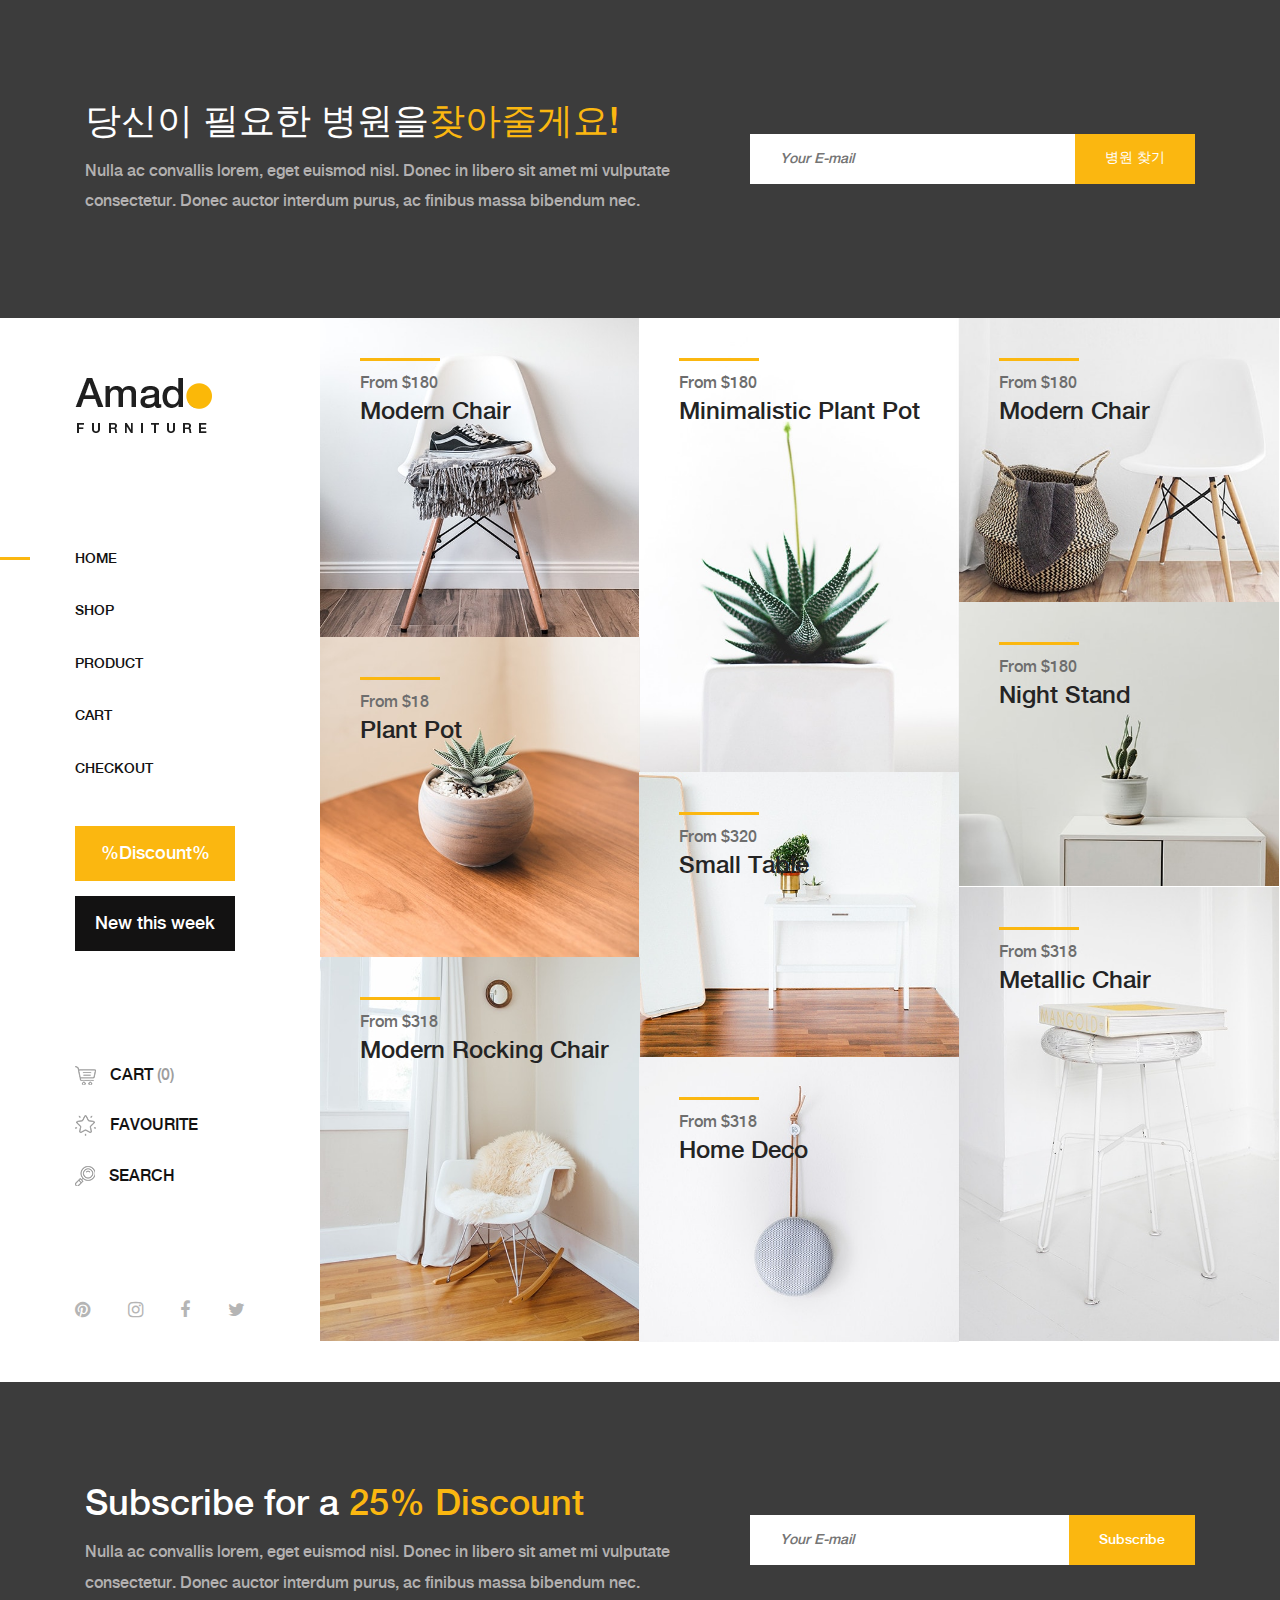
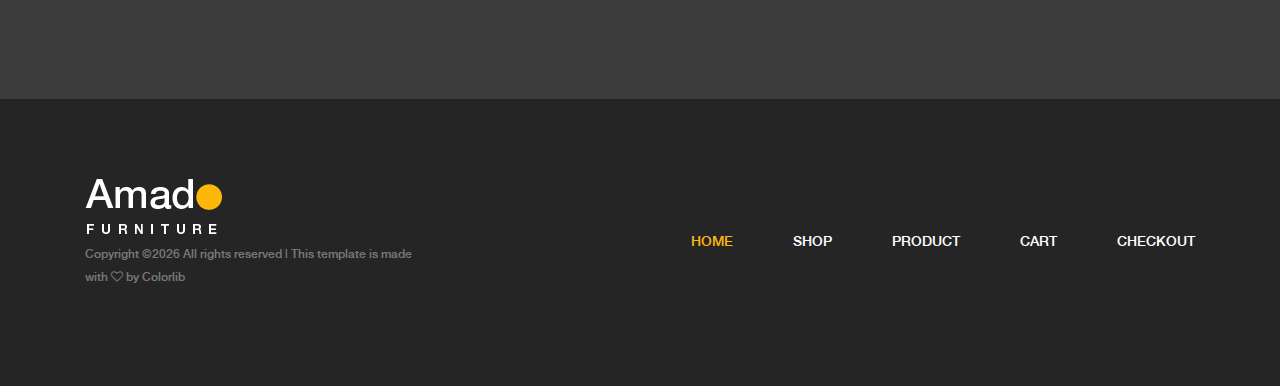
<file: amado/index.html>
<!DOCTYPE html>
<html lang="en">

<head>
    <meta charset="UTF-8">
    <meta name="description" content="">
    <meta http-equiv="X-UA-Compatible" content="IE=edge">
    <meta name="viewport" content="width=device-width, initial-scale=1, shrink-to-fit=no">
    <!-- The above 4 meta tags *must* come first in the head; any other head content must come *after* these tags -->

    <!-- Title  -->
    <title>Amado - Furniture Ecommerce Template | Home</title>

    <!-- Favicon  -->
    <link rel="icon" href="img/core-img/favicon.ico">

    <!-- Core Style CSS -->
    <link rel="stylesheet" href="css/core-style.css">
    <link rel="stylesheet" href="style.css">
    <script>
      $( function() {
        var availableTags = [
          "ActionScript",
          "AppleScript",
          "Asp",
          "BASIC",
          "C",
          "C++",
          "Clojure",
          "COBOL",
          "ColdFusion",
          "Erlang",
          "Fortran",
          "Groovy",
          "Haskell",
          "Java",
          "JavaScript",
          "Lisp",
          "Perl",
          "PHP",
          "Python",
          "Ruby",
          "Scala",
          "Scheme"
        ];
        $( "#tags" ).autocomplete({
          source: availableTags
        });
      } );
      </script>
</head>

<body>
  <!-- ##### Newsletter Area Start ##### -->
  <section class="newsletter-area section-padding-100-0">
      <div class="container">
          <div class="row align-items-center">
              <!-- Newsletter Text -->
              <div class="col-12 col-lg-6 col-xl-7">
                  <div class="newsletter-text mb-100">
                      <h2>당신이 필요한 병원을<span>찾아줄게요!</span></h2>
                      <p>Nulla ac convallis lorem, eget euismod nisl. Donec in libero sit amet mi vulputate consectetur. Donec auctor interdum purus, ac finibus massa bibendum nec.</p>
                  </div>
              </div>
              <!-- Newsletter Form -->
              <div class="col-12 col-lg-6 col-xl-5">
                  <div class="newsletter-form mb-100">
                      <form action="#" method="post">
                          <input type="email" name="email" class="nl-email"  placeholder="Your E-mail">
                          <input type="submit" value="병원 찾기">
                      </form>
                  </div>
              </div>
          </div>
      </div>
  </section>
  <!-- ##### Newsletter Area End ##### -->
    <!-- Search Wrapper Area Start -->
    <div class="search-wrapper section-padding-100">
        <div class="search-close">
            <i class="fa fa-close" aria-hidden="true"></i>
        </div>
        <div class="container">
            <div class="row">
                <div class="col-12">
                    <div class="search-content">
                        <form action="#" method="get">
                            <input type="search" name="search" id="search" placeholder="Type your keyword...">
                            <button type="submit"><img src="img/core-img/search.png" alt=""></button>
                        </form>
                    </div>
                </div>
            </div>
        </div>
    </div>
    <!-- Search Wrapper Area End -->

    <!-- ##### Main Content Wrapper Start ##### -->
    <div class="main-content-wrapper d-flex clearfix">

        <!-- Mobile Nav (max width 767px)-->
        <div class="mobile-nav">
            <!-- Navbar Brand -->
            <div class="amado-navbar-brand">
                <a href="index.html"><img src="img/core-img/logo.png" alt=""></a>
            </div>
            <!-- Navbar Toggler -->
            <div class="amado-navbar-toggler">
                <span></span><span></span><span></span>
            </div>
        </div>

        <!-- Header Area Start -->
        <header class="header-area clearfix">
            <!-- Close Icon -->
            <div class="nav-close">
                <i class="fa fa-close" aria-hidden="true"></i>
            </div>
            <!-- Logo -->
            <div class="logo">
                <a href="index.html"><img src="img/core-img/logo.png" alt=""></a>
            </div>
            <!-- Amado Nav -->
            <nav class="amado-nav">
                <ul>
                    <li class="active"><a href="index.html">Home</a></li>
                    <li><a href="shop.html">Shop</a></li>
                    <li><a href="product-details.html">Product</a></li>
                    <li><a href="cart.html">Cart</a></li>
                    <li><a href="checkout.html">Checkout</a></li>
                </ul>
            </nav>
            <!-- Button Group -->
            <div class="amado-btn-group mt-30 mb-100">
                <a href="#" class="btn amado-btn mb-15">%Discount%</a>
                <a href="#" class="btn amado-btn active">New this week</a>
            </div>
            <!-- Cart Menu -->
            <div class="cart-fav-search mb-100">
                <a href="cart.html" class="cart-nav"><img src="img/core-img/cart.png" alt=""> Cart <span>(0)</span></a>
                <a href="#" class="fav-nav"><img src="img/core-img/favorites.png" alt=""> Favourite</a>
                <a href="#" class="search-nav"><img src="img/core-img/search.png" alt=""> Search</a>
            </div>
            <!-- Social Button -->
            <div class="social-info d-flex justify-content-between">
                <a href="#"><i class="fa fa-pinterest" aria-hidden="true"></i></a>
                <a href="#"><i class="fa fa-instagram" aria-hidden="true"></i></a>
                <a href="#"><i class="fa fa-facebook" aria-hidden="true"></i></a>
                <a href="#"><i class="fa fa-twitter" aria-hidden="true"></i></a>
            </div>
        </header>
        <!-- Header Area End -->

        <!-- Product Catagories Area Start -->
        <div class="products-catagories-area clearfix">
            <div class="amado-pro-catagory clearfix">

                <!-- Single Catagory -->
                <div class="single-products-catagory clearfix">
                    <a href="shop.html">
                        <img src="img/bg-img/1.jpg" alt="">
                        <!-- Hover Content -->
                        <div class="hover-content">
                            <div class="line"></div>
                            <p>From $180</p>
                            <h4>Modern Chair</h4>
                        </div>
                    </a>
                </div>

                <!-- Single Catagory -->
                <div class="single-products-catagory clearfix">
                    <a href="shop.html">
                        <img src="img/bg-img/2.jpg" alt="">
                        <!-- Hover Content -->
                        <div class="hover-content">
                            <div class="line"></div>
                            <p>From $180</p>
                            <h4>Minimalistic Plant Pot</h4>
                        </div>
                    </a>
                </div>

                <!-- Single Catagory -->
                <div class="single-products-catagory clearfix">
                    <a href="shop.html">
                        <img src="img/bg-img/3.jpg" alt="">
                        <!-- Hover Content -->
                        <div class="hover-content">
                            <div class="line"></div>
                            <p>From $180</p>
                            <h4>Modern Chair</h4>
                        </div>
                    </a>
                </div>

                <!-- Single Catagory -->
                <div class="single-products-catagory clearfix">
                    <a href="shop.html">
                        <img src="img/bg-img/4.jpg" alt="">
                        <!-- Hover Content -->
                        <div class="hover-content">
                            <div class="line"></div>
                            <p>From $180</p>
                            <h4>Night Stand</h4>
                        </div>
                    </a>
                </div>

                <!-- Single Catagory -->
                <div class="single-products-catagory clearfix">
                    <a href="shop.html">
                        <img src="img/bg-img/5.jpg" alt="">
                        <!-- Hover Content -->
                        <div class="hover-content">
                            <div class="line"></div>
                            <p>From $18</p>
                            <h4>Plant Pot</h4>
                        </div>
                    </a>
                </div>

                <!-- Single Catagory -->
                <div class="single-products-catagory clearfix">
                    <a href="shop.html">
                        <img src="img/bg-img/6.jpg" alt="">
                        <!-- Hover Content -->
                        <div class="hover-content">
                            <div class="line"></div>
                            <p>From $320</p>
                            <h4>Small Table</h4>
                        </div>
                    </a>
                </div>

                <!-- Single Catagory -->
                <div class="single-products-catagory clearfix">
                    <a href="shop.html">
                        <img src="img/bg-img/7.jpg" alt="">
                        <!-- Hover Content -->
                        <div class="hover-content">
                            <div class="line"></div>
                            <p>From $318</p>
                            <h4>Metallic Chair</h4>
                        </div>
                    </a>
                </div>

                <!-- Single Catagory -->
                <div class="single-products-catagory clearfix">
                    <a href="shop.html">
                        <img src="img/bg-img/8.jpg" alt="">
                        <!-- Hover Content -->
                        <div class="hover-content">
                            <div class="line"></div>
                            <p>From $318</p>
                            <h4>Modern Rocking Chair</h4>
                        </div>
                    </a>
                </div>

                <!-- Single Catagory -->
                <div class="single-products-catagory clearfix">
                    <a href="shop.html">
                        <img src="img/bg-img/9.jpg" alt="">
                        <!-- Hover Content -->
                        <div class="hover-content">
                            <div class="line"></div>
                            <p>From $318</p>
                            <h4>Home Deco</h4>
                        </div>
                    </a>
                </div>
            </div>
        </div>
        <!-- Product Catagories Area End -->
    </div>
    <!-- ##### Main Content Wrapper End ##### -->

    <!-- ##### Newsletter Area Start ##### -->
    <section class="newsletter-area section-padding-100-0">
        <div class="container">
            <div class="row align-items-center">
                <!-- Newsletter Text -->
                <div class="col-12 col-lg-6 col-xl-7">
                    <div class="newsletter-text mb-100">
                        <h2>Subscribe for a <span>25% Discount</span></h2>
                        <p>Nulla ac convallis lorem, eget euismod nisl. Donec in libero sit amet mi vulputate consectetur. Donec auctor interdum purus, ac finibus massa bibendum nec.</p>
                    </div>
                </div>
                <!-- Newsletter Form -->
                <div class="col-12 col-lg-6 col-xl-5">
                    <div class="newsletter-form mb-100">
                        <form action="#" method="post">
                            <input type="email" name="email" class="nl-email" placeholder="Your E-mail">
                            <input type="submit" value="Subscribe">
                        </form>
                    </div>
                </div>
            </div>
        </div>
    </section>
    <!-- ##### Newsletter Area End ##### -->

    <!-- ##### Footer Area Start ##### -->
    <footer class="footer_area clearfix">
        <div class="container">
            <div class="row align-items-center">
                <!-- Single Widget Area -->
                <div class="col-12 col-lg-4">
                    <div class="single_widget_area">
                        <!-- Logo -->
                        <div class="footer-logo mr-50">
                            <a href="index.html"><img src="img/core-img/logo2.png" alt=""></a>
                        </div>
                        <!-- Copywrite Text -->
                        <p class="copywrite"><!-- Link back to Colorlib can't be removed. Template is licensed under CC BY 3.0. -->
Copyright &copy;<script>document.write(new Date().getFullYear());</script> All rights reserved | This template is made with <i class="fa fa-heart-o" aria-hidden="true"></i> by <a href="https://colorlib.com" target="_blank">Colorlib</a>
<!-- Link back to Colorlib can't be removed. Template is licensed under CC BY 3.0. --></p>
                    </div>
                </div>
                <!-- Single Widget Area -->
                <div class="col-12 col-lg-8">
                    <div class="single_widget_area">
                        <!-- Footer Menu -->
                        <div class="footer_menu">
                            <nav class="navbar navbar-expand-lg justify-content-end">
                                <button class="navbar-toggler" type="button" data-toggle="collapse" data-target="#footerNavContent" aria-controls="footerNavContent" aria-expanded="false" aria-label="Toggle navigation"><i class="fa fa-bars"></i></button>
                                <div class="collapse navbar-collapse" id="footerNavContent">
                                    <ul class="navbar-nav ml-auto">
                                        <li class="nav-item active">
                                            <a class="nav-link" href="index.html">Home</a>
                                        </li>
                                        <li class="nav-item">
                                            <a class="nav-link" href="shop.html">Shop</a>
                                        </li>
                                        <li class="nav-item">
                                            <a class="nav-link" href="product-details.html">Product</a>
                                        </li>
                                        <li class="nav-item">
                                            <a class="nav-link" href="cart.html">Cart</a>
                                        </li>
                                        <li class="nav-item">
                                            <a class="nav-link" href="checkout.html">Checkout</a>
                                        </li>
                                    </ul>
                                </div>
                            </nav>
                        </div>
                    </div>
                </div>
            </div>
        </div>
    </footer>
    <!-- ##### Footer Area End ##### -->

    <!-- ##### jQuery (Necessary for All JavaScript Plugins) ##### -->
    <script src="js/jquery/jquery-2.2.4.min.js"></script>
    <!-- Popper js -->
    <script src="js/popper.min.js"></script>
    <!-- Bootstrap js -->
    <script src="js/bootstrap.min.js"></script>
    <!-- Plugins js -->
    <script src="js/plugins.js"></script>
    <!-- Active js -->
    <script src="js/active.js"></script>

</body>

</html>
</file>
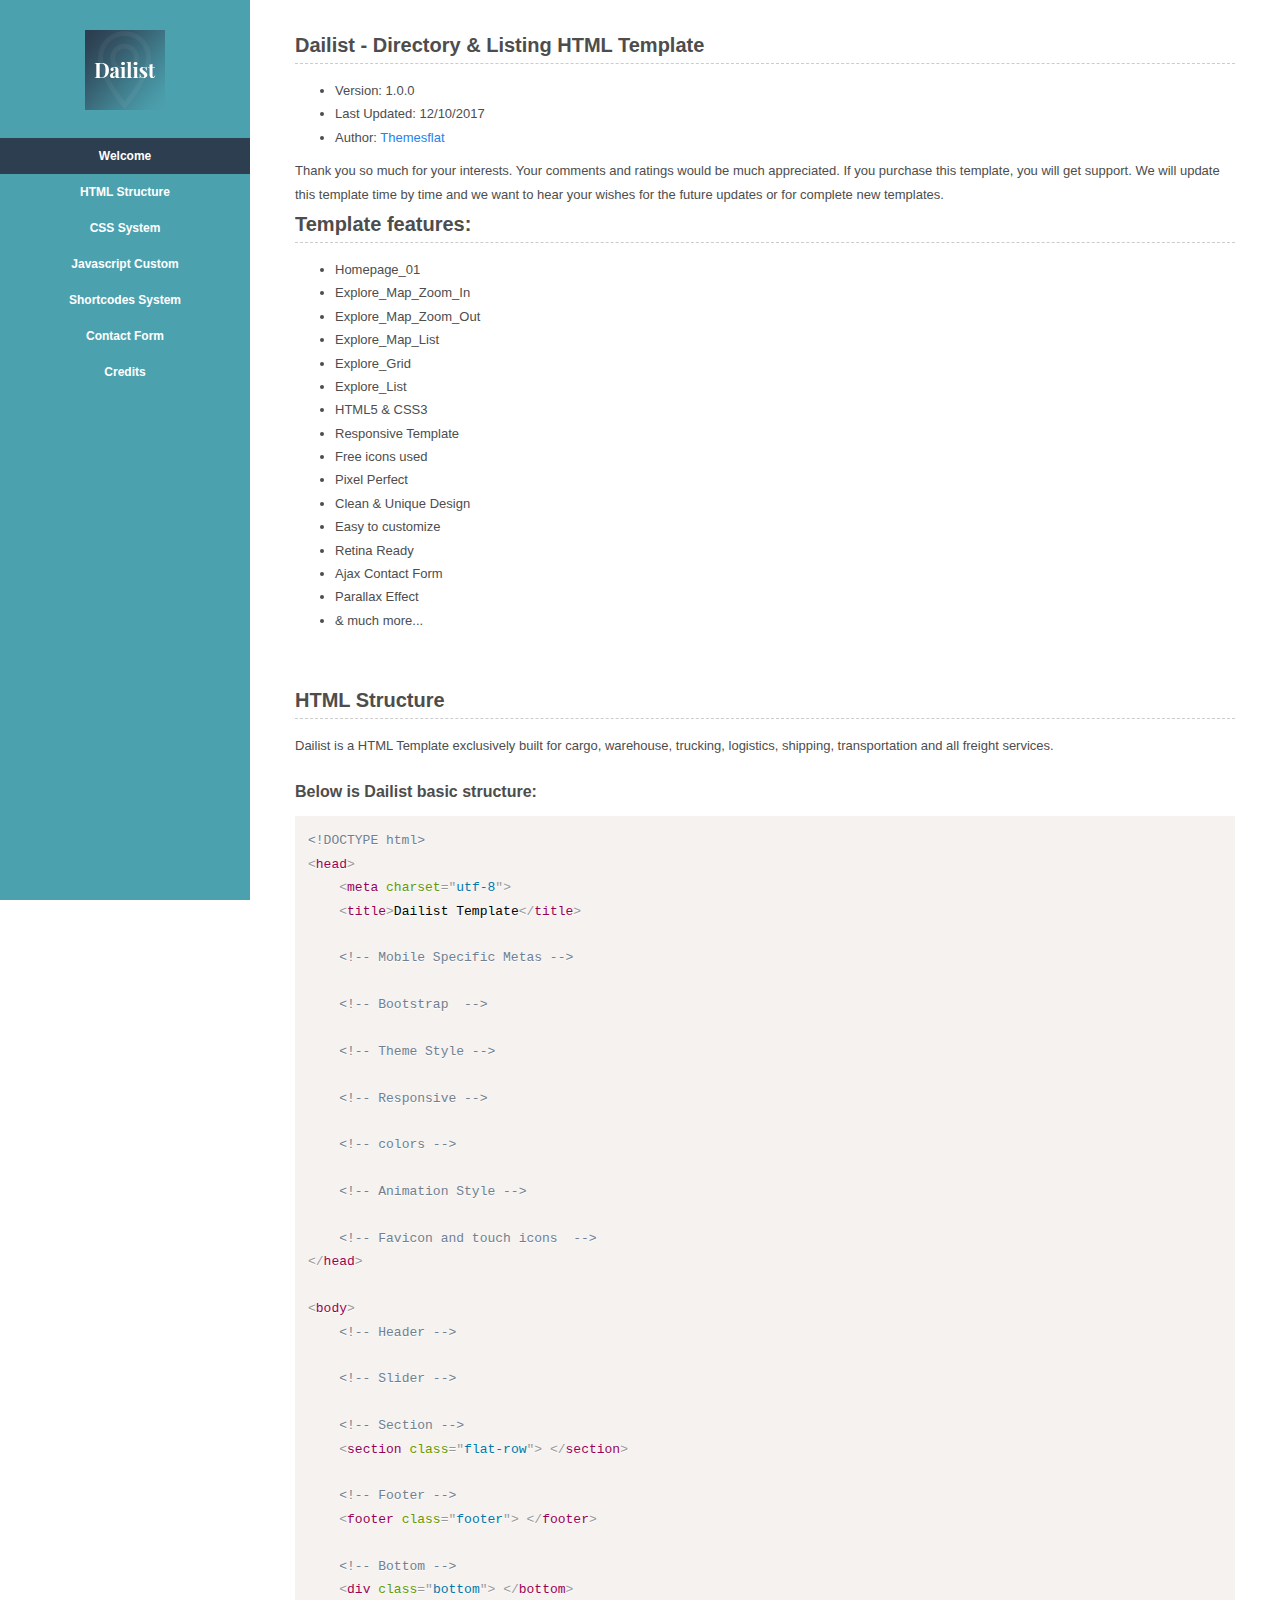
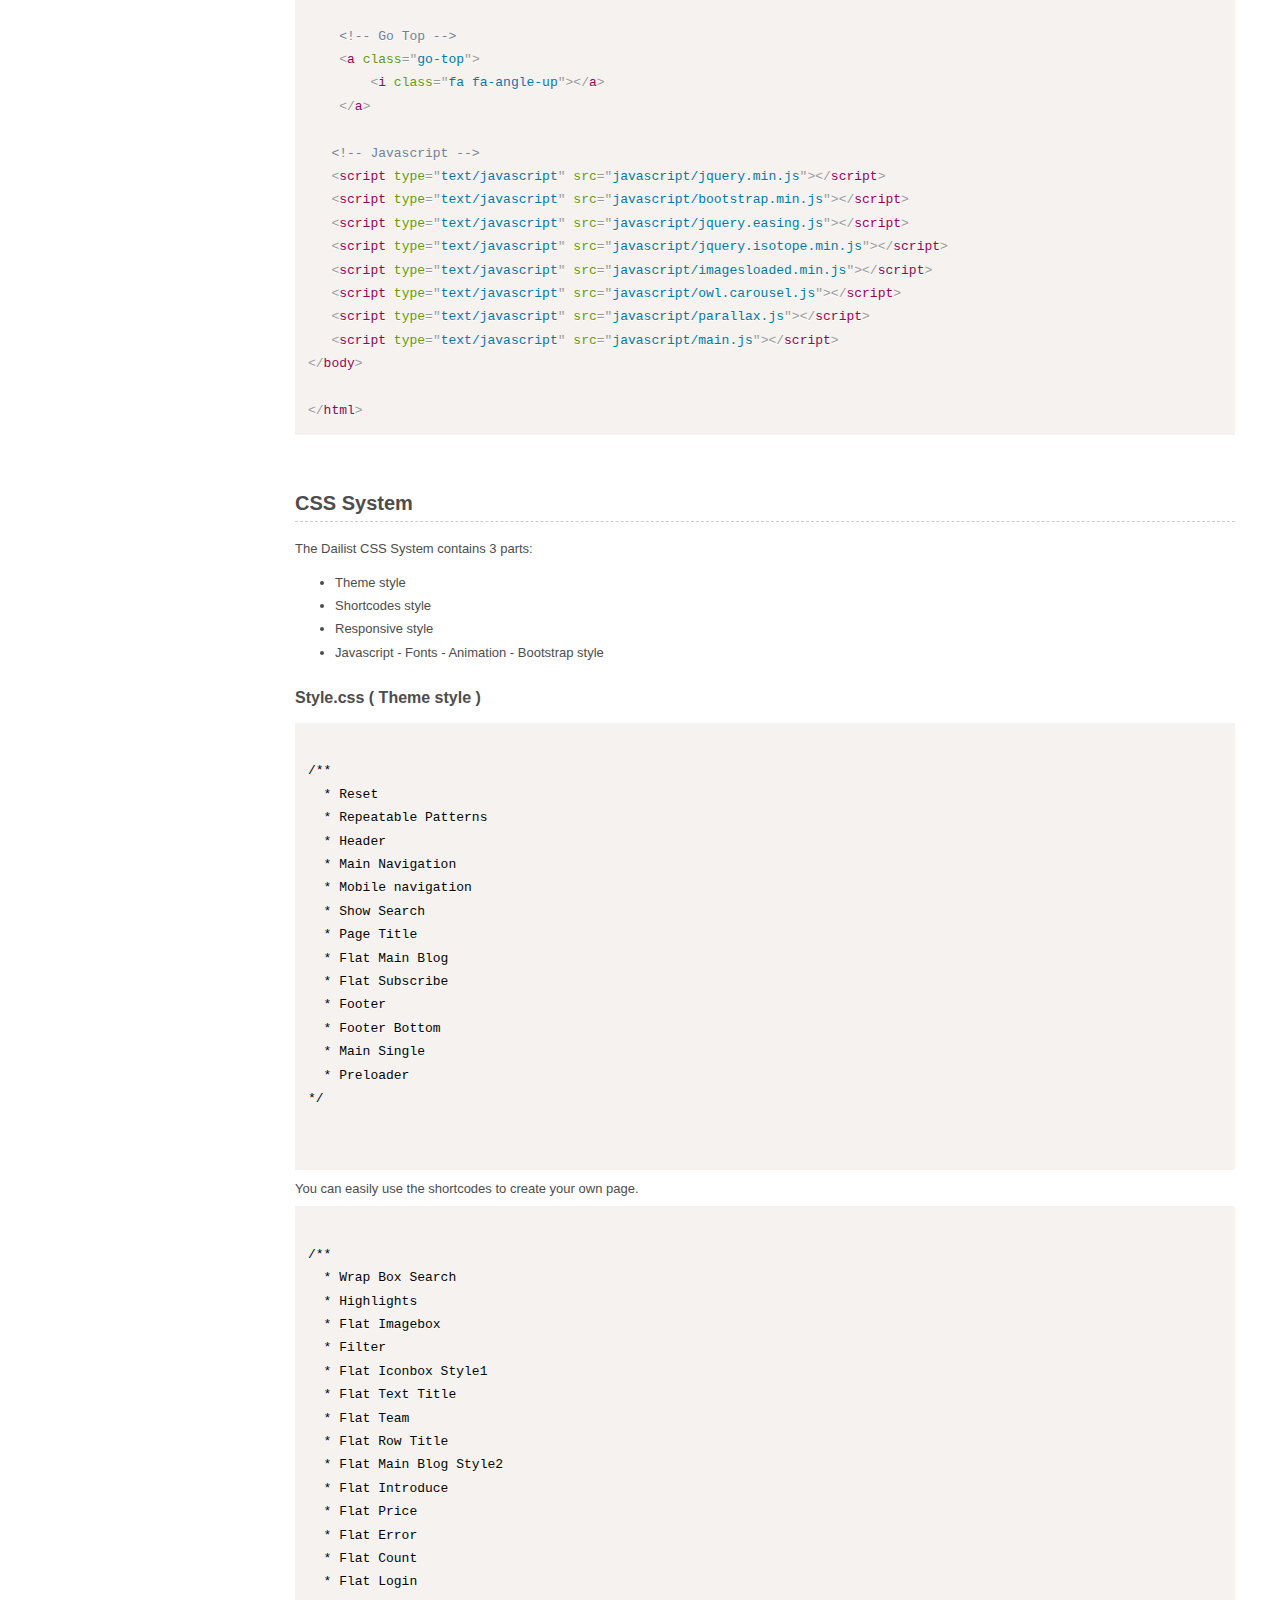
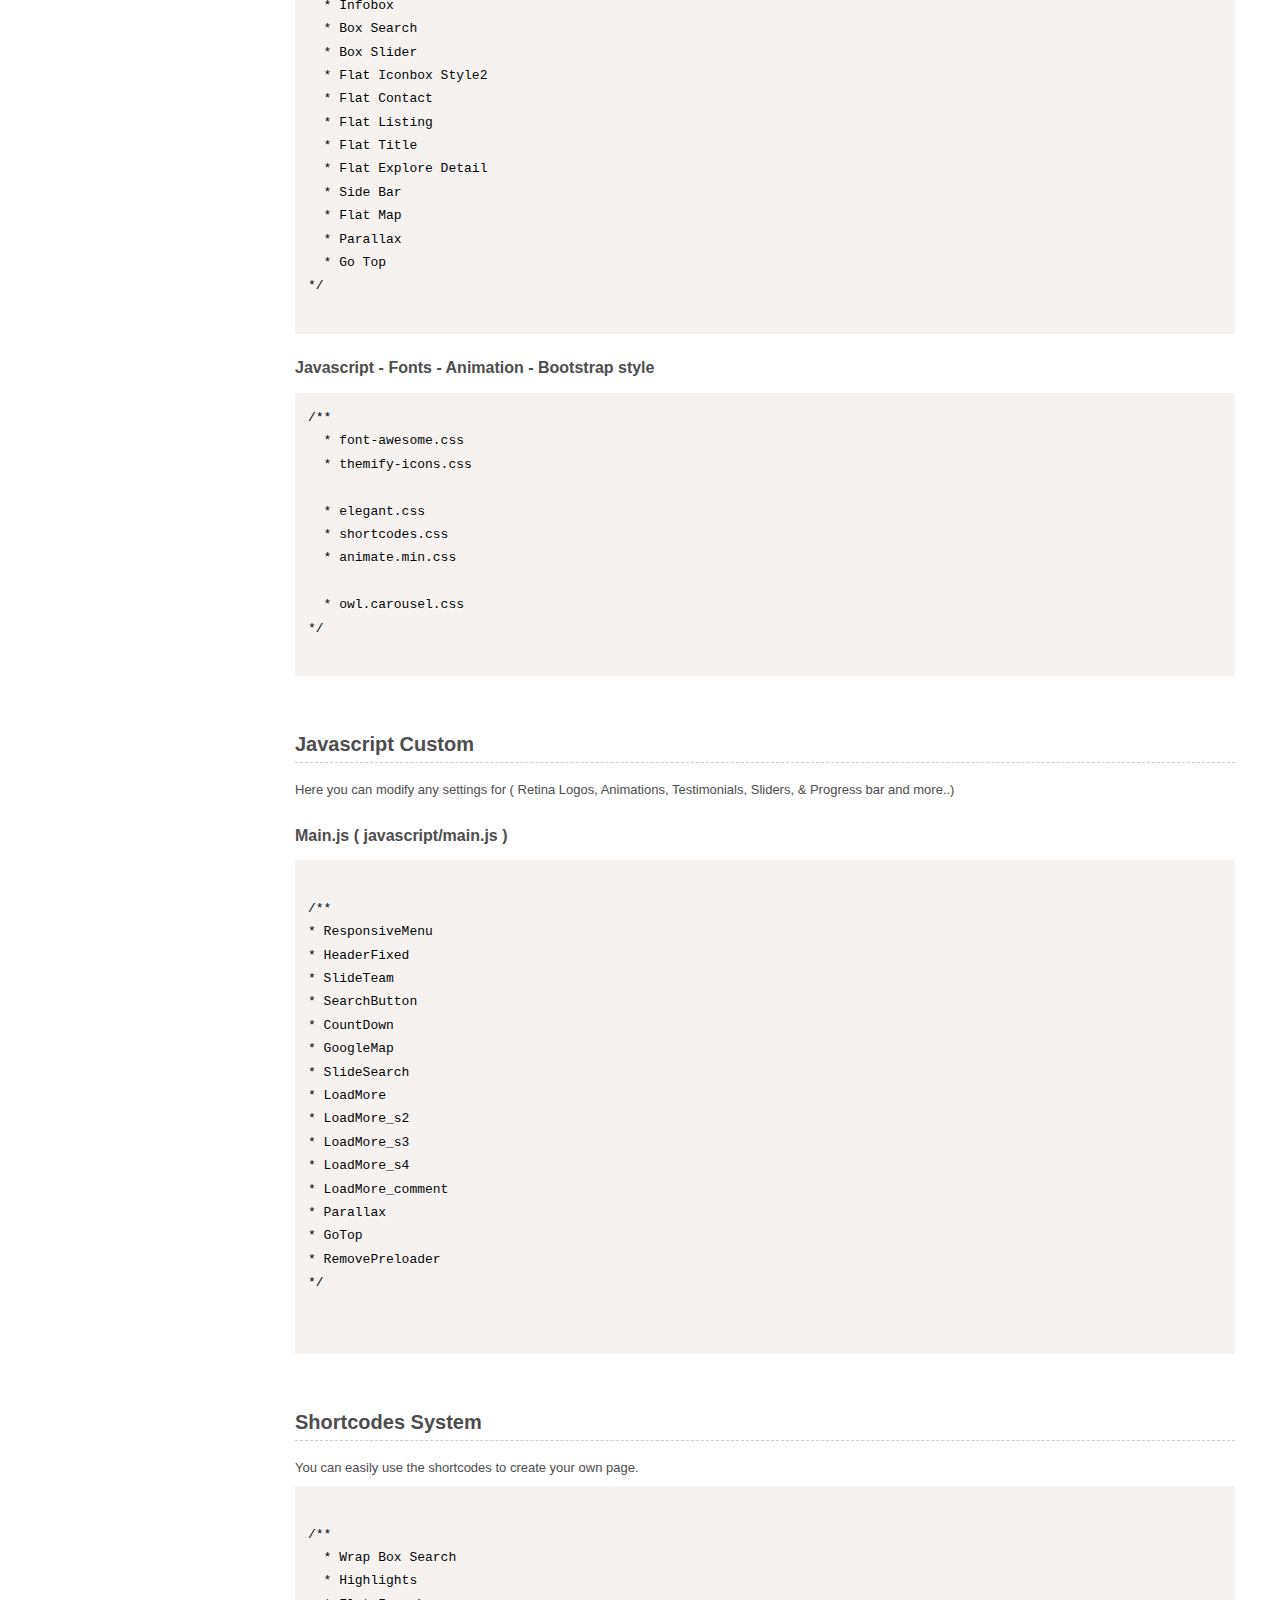
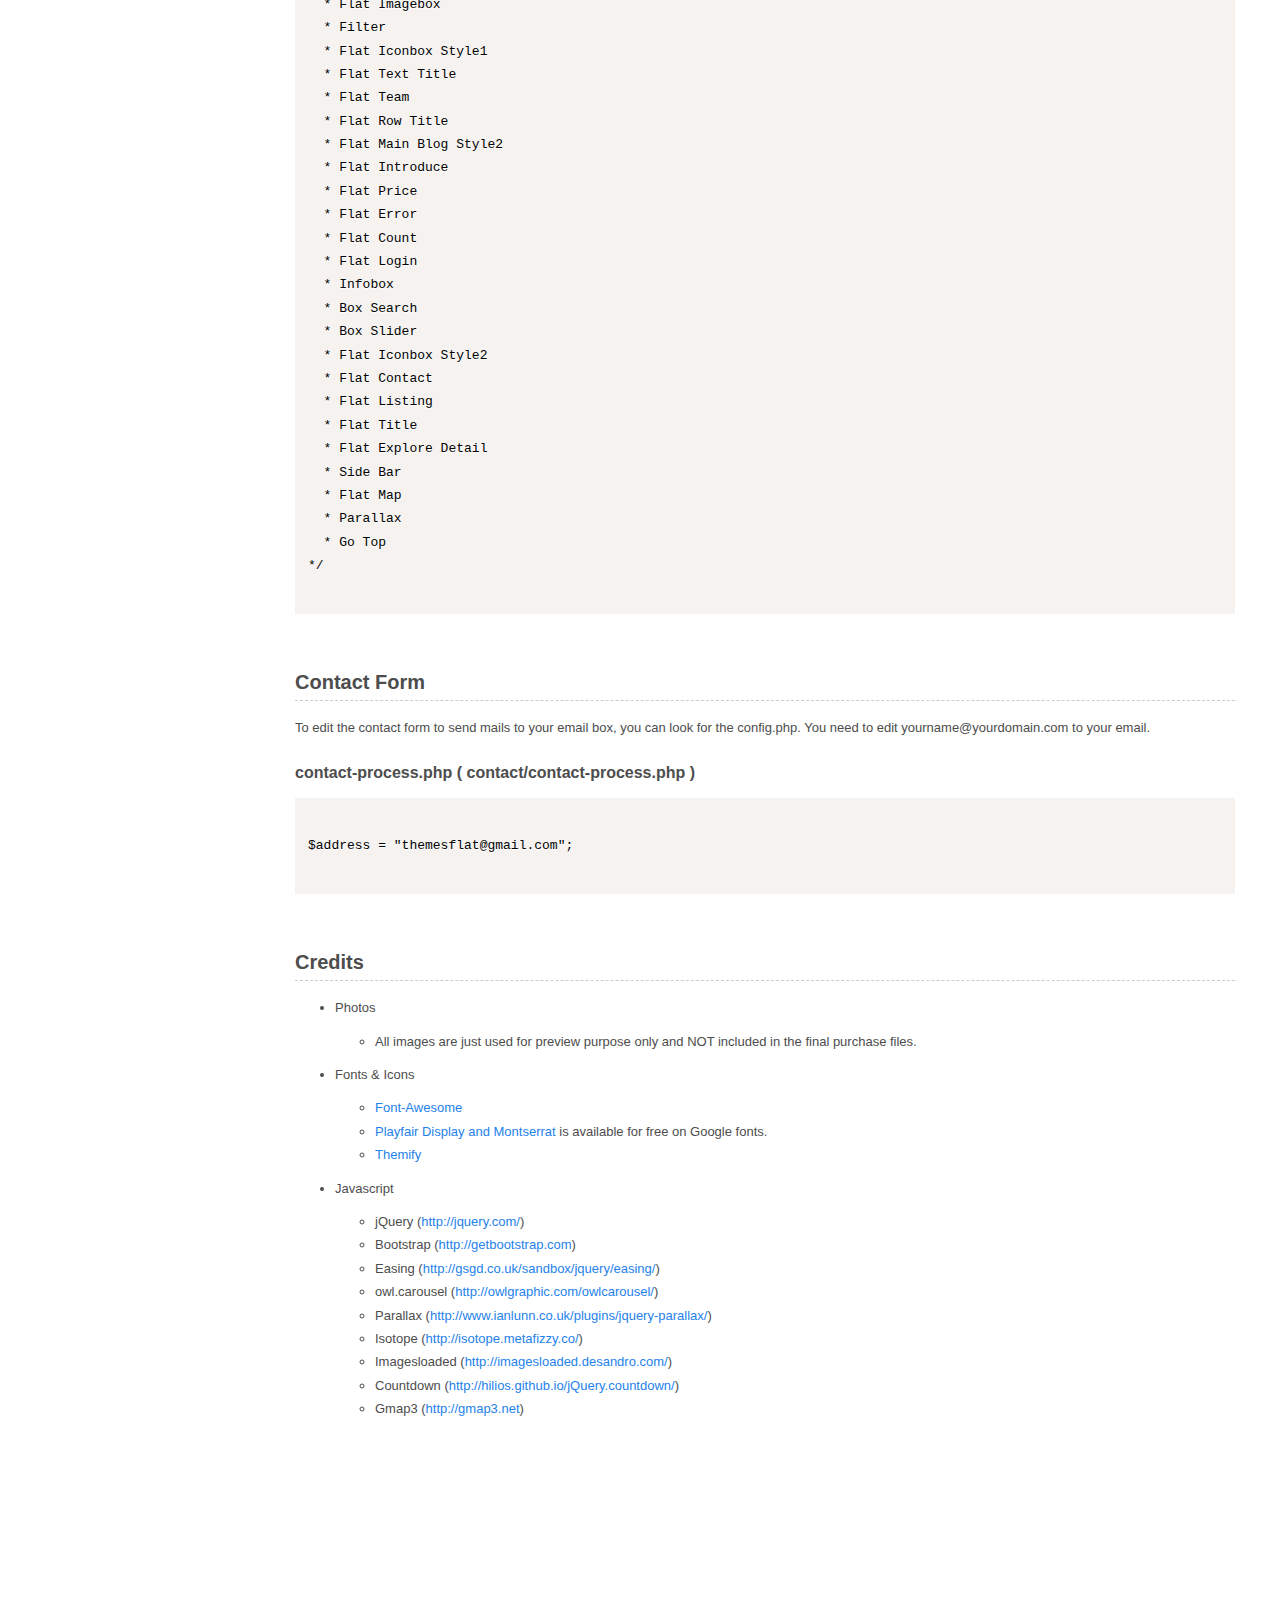
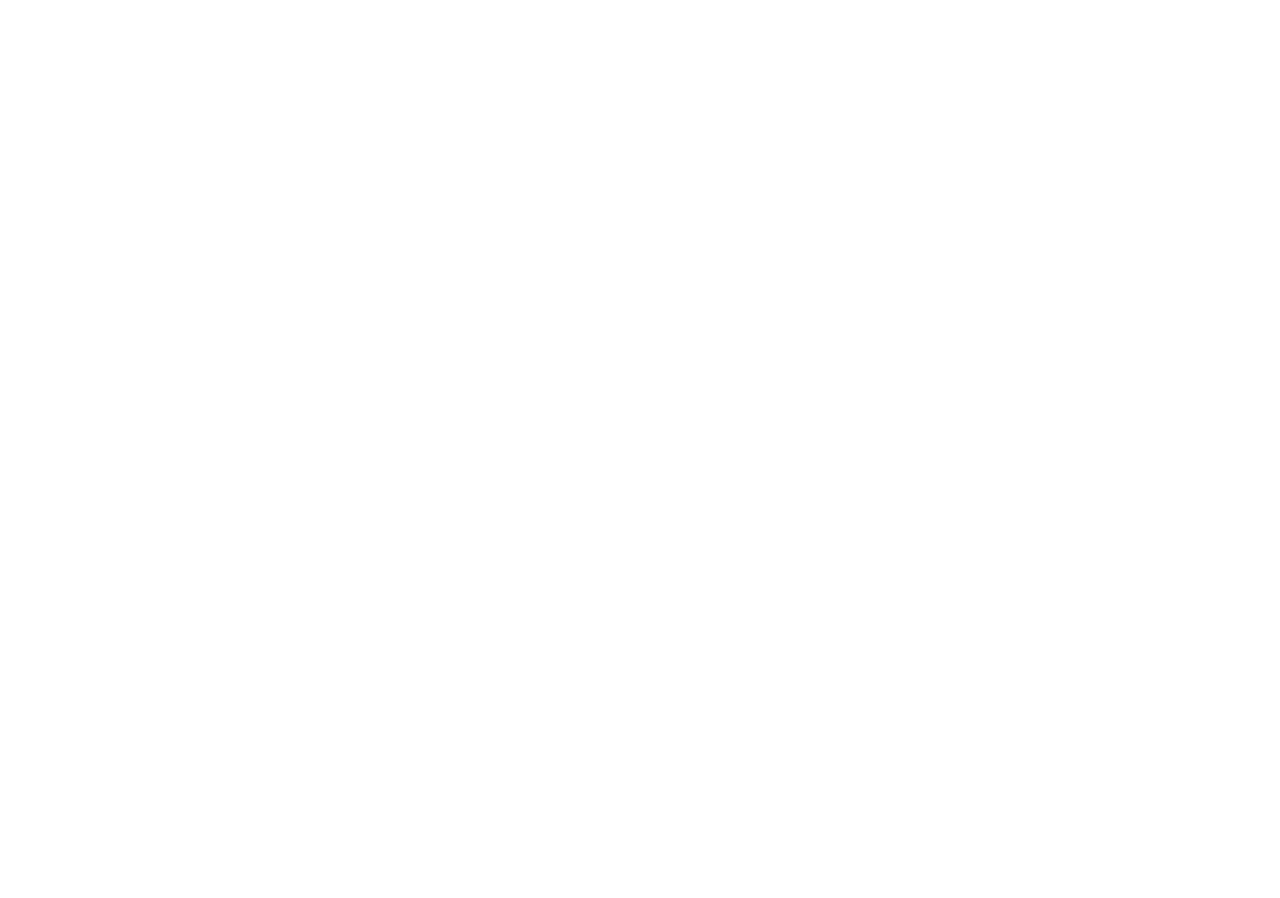
<file: dailist-package/documentation/index.html>
<!DOCTYPE html>
<!--[if IE 8 ]><html class="ie" xmlns="http://www.w3.org/1999/xhtml" xml:lang="en-US" lang="en-US"> <![endif]-->
<!--[if (gte IE 9)|!(IE)]><!--><html xmlns="http://www.w3.org/1999/xhtml" xml:lang="en-US" lang="en-US"><!--<![endif]-->
<head>
   <!-- Basic Page Needs -->
   <meta charset="utf-8">
    <!--[if IE]><meta http-equiv='X-UA-Compatible' content='IE=edge,chrome=1'><![endif]-->
   <title>Dailist - Directory &amp; Listing HTML Template
</title>
   <meta name="description" content="">
   <meta name="keywords" content="">
   <meta name="author" content="">

	<link rel="stylesheet" href="css/prism.css"> 
	<link rel="stylesheet" href="css/style.css">

	<script src="javascript/jquery.min.js"></script>
	<script src="javascript/jquery.easing.1.3.min.js"></script>
	<script src="javascript/jquery.nav.js"></script>
	<script src="javascript/jquery.scrollTo.js"></script>
	<script src="javascript/prism.js"></script>
	<script src="javascript/main.js"></script>

	<!--[if lt IE 9]>
	<script src="javascript/html5.js"></script>
	<![endif]-->
  
	<link rel="shortcut icon" href="favicon/favicon.png">
</head>
<body>

	<div id="sidebar">
		<div id="logo">
			<a href="#top">
				<img src="images/logo.png" alt="logo" />
			</a>
		</div>
		<nav id="nav">
			<ul>
				<li class="current"><a href="#Welcome">Welcome</a></li>
				<li><a href="#HTML">HTML Structure</a></li>
				<li><a href="#CSS">CSS System</a></li>
				<li><a href="#Javascript">Javascript Custom</a></li>
				<li><a href="#Shortcodes">Shortcodes System</a></li>
				<li><a href="#ContactForm">Contact Form</a></li>				
				<li><a href="#Credits">Credits</a></li>
			</ul>
		</nav>
	</div><!-- /.sidebar -->

	<div id="main-content">
		<div class="section" id="Welcome">
			<h3>Dailist - Directory &amp; Listing HTML Template</h3>

			<div class="content">
				<div class="information">
					<ul>
						<li>Version: 1.0.0</li>
						<li>Last Updated: 12/10/2017</li>
						<li>Author: <a href="http://themeforest.net/user/themesflat">Themesflat</a></li>
					</ul>
					<div class="message">
					Thank you so much for your interests. Your comments and ratings would be much appreciated. 

					If you purchase this template, you will get support. We will update this template time by time and we want to hear your wishes for the future updates or for complete new templates.
					
					</div>
				</div>
				<h3>Template features:</h3>
				<ul>
            <li>Homepage_01</li>
            <li>Explore_Map_Zoom_In</li>
            <li>Explore_Map_Zoom_Out</li>
            <li>Explore_Map_List</li>
            <li>Explore_Grid</li>
            <li>Explore_List</li>
    		<li>HTML5 &amp; CSS3</li>	
    		<li>Responsive Template</li>
    		<li>Free icons used</li>
    		<li>Pixel Perfect</li>
    		<li>Clean &amp; Unique Design</li>
    		<li>Easy to customize</li>
    		<li>Retina Ready</li>					
    		<li>Ajax Contact Form</li>
    		<li>Parallax Effect</li>
    		<li>&amp; much more...</li>
    	</ul>
			</div>
		</div><!-- /.section -->

		<div class="section" id="HTML">
			<h3>HTML Structure</h3>
			<div class="content">
			<p>Dailist is a HTML Template exclusively built for cargo, warehouse, trucking, logistics, shipping, transportation and all freight services.</p>

			

				<h4>Below is Dailist basic structure:</h4>

				<pre><code class="language-markup">&lt;!DOCTYPE html&gt;
&lt;head&gt;
    &lt;meta charset=&quot;utf-8&quot;&gt;
    &lt;title&gt;Dailist Template&lt;/title&gt;

    &lt;!-- Mobile Specific Metas --&gt;

    &lt;!-- Bootstrap  --&gt;

    &lt;!-- Theme Style --&gt;

    &lt;!-- Responsive --&gt;

    &lt;!-- colors --&gt;    
   
    &lt;!-- Animation Style --&gt;    

    &lt;!-- Favicon and touch icons  --&gt;
&lt;/head&gt;

&lt;body&gt;
	&lt;!-- Header --&gt;	

	&lt;!-- Slider --&gt;

    &lt;!-- Section --&gt;
    &lt;section class=&quot;flat-row&quot;&gt; &lt;/section&gt;

    &lt;!-- Footer --&gt;
    &lt;footer class=&quot;footer&quot;&gt; &lt;/footer&gt;

   	&lt;!-- Bottom --&gt;
   	&lt;div class=&quot;bottom&quot;&gt; &lt;/bottom&gt;

   	&lt;!-- Go Top --&gt;
    &lt;a class=&quot;go-top&quot;&gt;
     	&lt;i class=&quot;fa fa-angle-up&quot;&gt;&lt;/a&gt;
    &lt;/a&gt;
   
   &lt;!-- Javascript --&gt;
   &lt;script type=&quot;text/javascript&quot; src=&quot;javascript/jquery.min.js&quot;&gt;&lt;/script&gt;
   &lt;script type=&quot;text/javascript&quot; src=&quot;javascript/bootstrap.min.js&quot;&gt;&lt;/script&gt;
   &lt;script type=&quot;text/javascript&quot; src=&quot;javascript/jquery.easing.js&quot;&gt;&lt;/script&gt;
   &lt;script type=&quot;text/javascript&quot; src=&quot;javascript/jquery.isotope.min.js&quot;&gt;&lt;/script&gt;
   &lt;script type=&quot;text/javascript&quot; src=&quot;javascript/imagesloaded.min.js&quot;&gt;&lt;/script&gt;
   &lt;script type=&quot;text/javascript&quot; src=&quot;javascript/owl.carousel.js&quot;&gt;&lt;/script&gt; 
   &lt;script type=&quot;text/javascript&quot; src=&quot;javascript/parallax.js&quot;&gt;&lt;/script&gt;
   &lt;script type=&quot;text/javascript&quot; src=&quot;javascript/main.js&quot;&gt;&lt;/script&gt;
&lt;/body&gt;

&lt;/html&gt;</code></pre>

			</div><!-- /.content -->
		</div><!-- /.section -->

		<div class="section" id="CSS">
			<h3>CSS System</h3>
			<div class="content">
				The Dailist CSS System contains 3 parts: 
				<ul>
					<li>Theme style</li>
					<li>Shortcodes style</li>
					<li>Responsive style</li>
					<li>Javascript - Fonts - Animation - Bootstrap style</li>
				</ul>
				<h4>Style.css ( Theme style )</h4>
				<pre><code class="language-markup">
/**
  * Reset
  * Repeatable Patterns
  * Header
  * Main Navigation
  * Mobile navigation
  * Show Search
  * Page Title
  * Flat Main Blog
  * Flat Subscribe
  * Footer
  * Footer Bottom
  * Main Single
  * Preloader
*/

				</code></pre>

				
<p>You can easily use the shortcodes to create your own page.</p>
				<pre><code class="language-markup">
/** 
  * Wrap Box Search
  * Highlights
  * Flat Imagebox
  * Filter
  * Flat Iconbox Style1
  * Flat Text Title
  * Flat Team
  * Flat Row Title
  * Flat Main Blog Style2
  * Flat Introduce
  * Flat Price
  * Flat Error
  * Flat Count
  * Flat Login
  * Infobox
  * Box Search
  * Box Slider 
  * Flat Iconbox Style2
  * Flat Contact
  * Flat Listing
  * Flat Title
  * Flat Explore Detail
  * Side Bar
  * Flat Map
  * Parallax
  * Go Top
*/
				</code></pre>

<h4>Javascript - Fonts - Animation - Bootstrap style</h4>
				<pre><code class="language-markup">/**  
  * font-awesome.css
  * themify-icons.css

  * elegant.css
  * shortcodes.css
  * animate.min.css

  * owl.carousel.css
*/
				</code></pre>

			</div><!-- /.content -->
		</div><!-- /.section -->

		<div class="section" id="Javascript">
			<h3>Javascript Custom</h3>
			<div class="content">
				Here you can modify any settings for ( Retina Logos, Animations, Testimonials, Sliders, &amp; Progress bar and more..) 
				<h4>Main.js ( javascript/main.js )</h4>
				<pre><code class="language-markup">
/**
* ResponsiveMenu
* HeaderFixed
* SlideTeam
* SearchButton
* CountDown
* GoogleMap
* SlideSearch
* LoadMore
* LoadMore_s2
* LoadMore_s3
* LoadMore_s4
* LoadMore_comment
* Parallax
* GoTop
* RemovePreloader
*/

				</code></pre>

			</div><!-- /.content -->
		</div><!-- /.section -->

		<div class="section" id="Shortcodes">
			<h3>Shortcodes System</h3>
			<div class="content">
			<p>You can easily use the shortcodes to create your own page.</p>
				<pre><code class="language-markup">    
/** 
  * Wrap Box Search
  * Highlights
  * Flat Imagebox
  * Filter
  * Flat Iconbox Style1
  * Flat Text Title
  * Flat Team
  * Flat Row Title
  * Flat Main Blog Style2
  * Flat Introduce
  * Flat Price
  * Flat Error
  * Flat Count
  * Flat Login
  * Infobox
  * Box Search
  * Box Slider 
  * Flat Iconbox Style2
  * Flat Contact
  * Flat Listing
  * Flat Title
  * Flat Explore Detail
  * Side Bar
  * Flat Map
  * Parallax
  * Go Top
*/
				</code></pre>


			</div><!-- /.content -->
		</div><!-- /.section -->

		<div class="section" id="ContactForm">
			<h3>Contact Form</h3>
			<div class="content">
			<p>To edit the contact form to send mails to your email box, you can look for the config.php. You need to edit yourname@yourdomain.com to your email.</p>
			<h4>contact-process.php ( contact/contact-process.php )</h4>
				<pre><code class="language-markup">
$address = "themesflat@gmail.com";
				</code></pre>


			</div><!-- /.content -->
		</div><!-- /.section -->	

		<div class="section" id="Credits">
			<h3>Credits</h3>
			<div class="content">
				<ul>
                    <li>
                        Photos
                        <ul>
                            <li>All images are just used for preview purpose only and NOT included in the final purchase files.</li>
                        </ul>
                    </li>
                    <li>
                        Fonts &amp; Icons
                        <ul>            
                            <li><a href="http://fortawesome.github.io/Font-Awesome/" target="blank">Font-Awesome</a></li>
                            <li><a href="https://fonts.google.com/?query=mon&selection.family=Montserrat%7CPlayfair+Display" target="blank">Playfair Display and Montserrat</a> is available for free on Google fonts.</li>
                            <li><a href="https://themify.me/themify-icons" target="blank">Themify</a></li>
                        </ul>
                    </li>				    
					<li>
						Javascript
						<ul>
							<li>jQuery (<a href="http://jquery.com/" target="_blank">http://jquery.com/</a>)</li>
							<li>Bootstrap (<a href="http://getbootstrap.com" target="_blank">http://getbootstrap.com</a>)</li>
							<li>Easing (<a href="http://gsgd.co.uk/sandbox/jquery/easing/" target="_blank">http://gsgd.co.uk/sandbox/jquery/easing/</a>)</li>
							<li>owl.carousel (<a href="http://owlgraphic.com/owlcarousel/" target="_blank">http://owlgraphic.com/owlcarousel/</a>)</li>
							<li>Parallax (<a href="http://www.ianlunn.co.uk/plugins/jquery-parallax/" target="_blank">http://www.ianlunn.co.uk/plugins/jquery-parallax/</a>)</li>	
							<li>Isotope (<a href="http://isotope.metafizzy.co/" target="_blank">http://isotope.metafizzy.co/</a>)</li>
							<li>Imagesloaded (<a href="http://imagesloaded.desandro.com/" target="_blank">http://imagesloaded.desandro.com/</a>)</li>
							<li>Countdown (<a href="http://hilios.github.io/jQuery.countdown/" rel="nofollow">http://hilios.github.io/jQuery.countdown/</a>)</li>
							<li>Gmap3 (<a href="http://gmap3.net" target="_blank">http://gmap3.net</a>)</li>							
						</ul>
					</li>
				</ul>
			</div><!-- /.content -->
		</div><!-- /.section -->

		<div style="height: 1000px;"></div>
		</div><!-- /#main-content -->
</body>

</html>
</file>
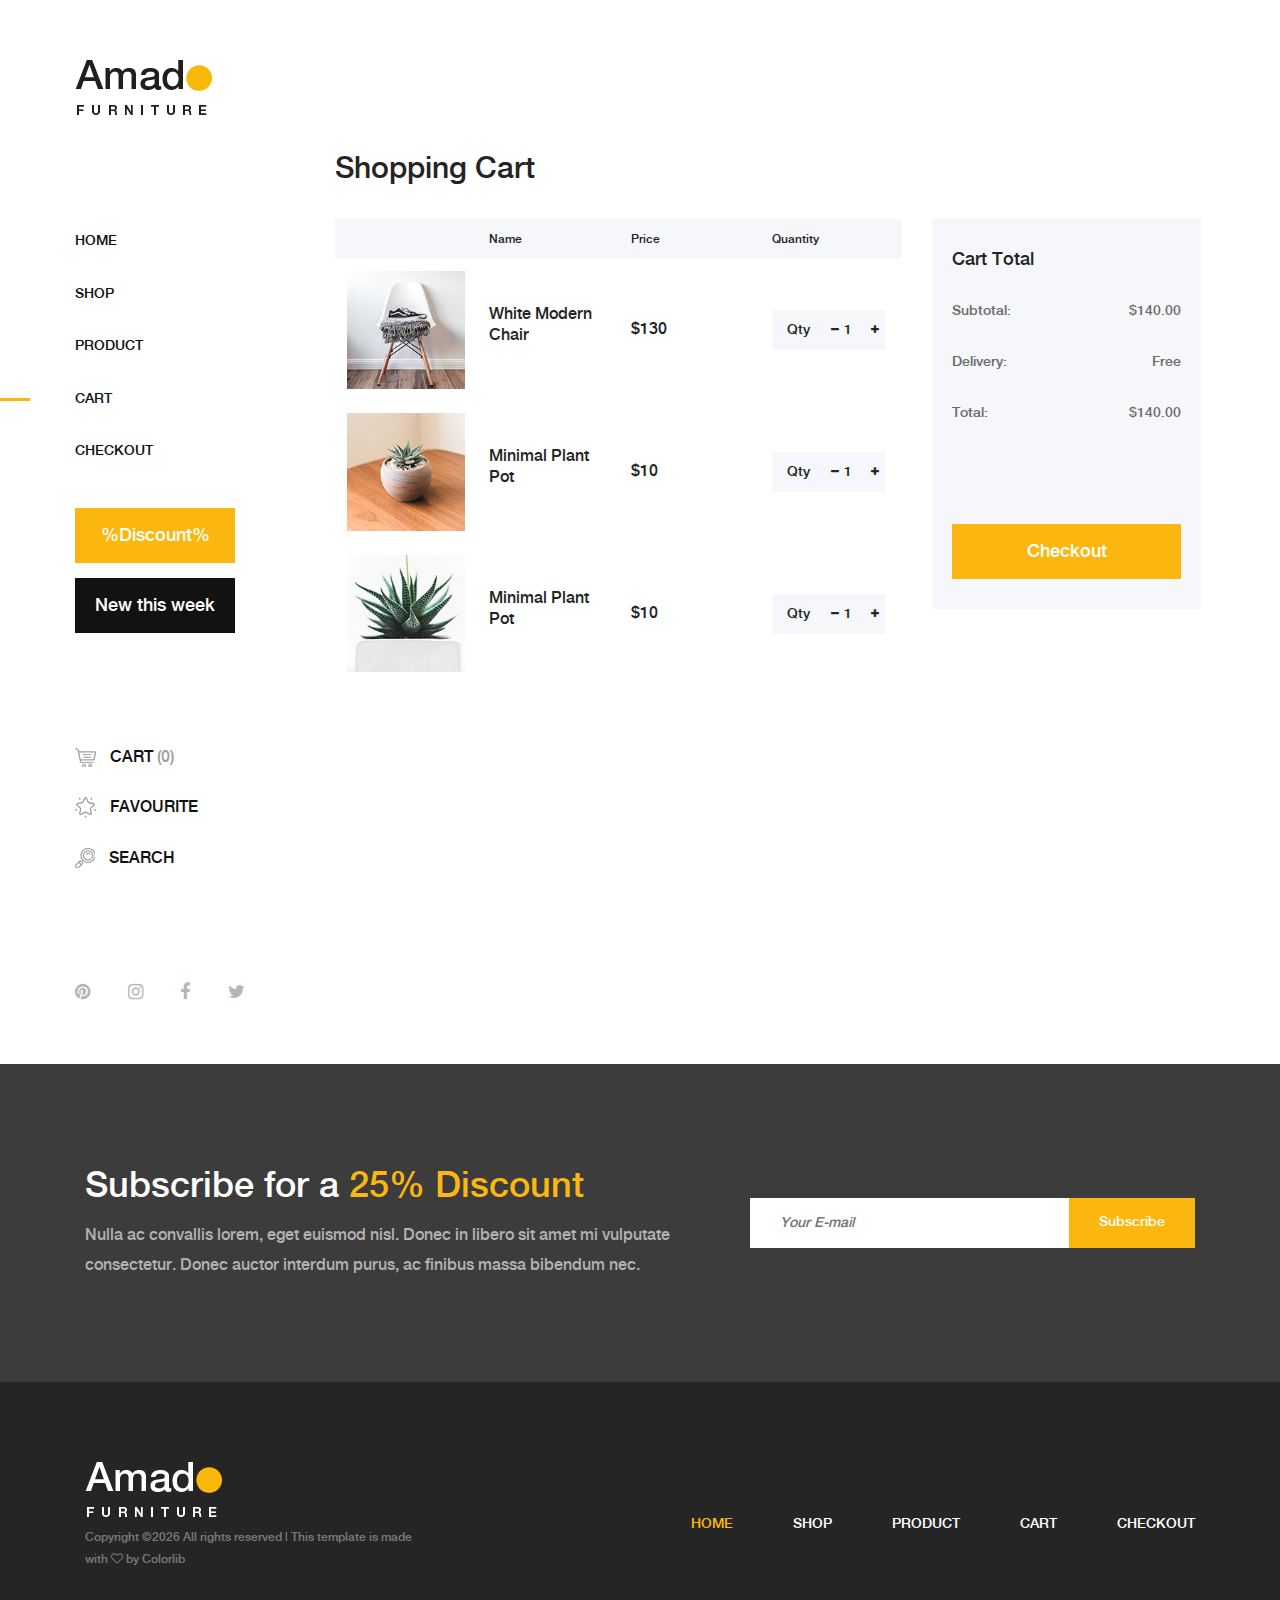
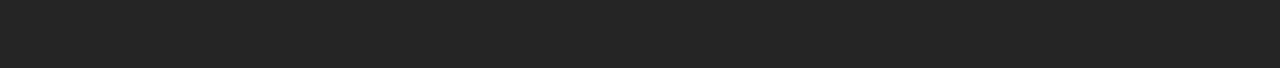
<file: amado/cart.html>
<!DOCTYPE html>
<html lang="en">

<head>
    <meta charset="UTF-8">
    <meta name="description" content="">
    <meta http-equiv="X-UA-Compatible" content="IE=edge">
    <meta name="viewport" content="width=device-width, initial-scale=1, shrink-to-fit=no">
    <!-- The above 4 meta tags *must* come first in the head; any other head content must come *after* these tags -->

    <!-- Title  -->
    <title>Amado - Furniture Ecommerce Template | Cart</title>

    <!-- Favicon  -->
    <link rel="icon" href="img/core-img/favicon.ico">

    <!-- Core Style CSS -->
    <link rel="stylesheet" href="css/core-style.css">
    <link rel="stylesheet" href="style.css">

</head>

<body>
    <!-- Search Wrapper Area Start -->
    <div class="search-wrapper section-padding-100">
        <div class="search-close">
            <i class="fa fa-close" aria-hidden="true"></i>
        </div>
        <div class="container">
            <div class="row">
                <div class="col-12">
                    <div class="search-content">
                        <form action="#" method="get">
                            <input type="search" name="search" id="search" placeholder="Type your keyword...">
                            <button type="submit"><img src="img/core-img/search.png" alt=""></button>
                        </form>
                    </div>
                </div>
            </div>
        </div>
    </div>
    <!-- Search Wrapper Area End -->

    <!-- ##### Main Content Wrapper Start ##### -->
    <div class="main-content-wrapper d-flex clearfix">

        <!-- Mobile Nav (max width 767px)-->
        <div class="mobile-nav">
            <!-- Navbar Brand -->
            <div class="amado-navbar-brand">
                <a href="index.html"><img src="img/core-img/logo.png" alt=""></a>
            </div>
            <!-- Navbar Toggler -->
            <div class="amado-navbar-toggler">
                <span></span><span></span><span></span>
            </div>
        </div>

        <!-- Header Area Start -->
        <header class="header-area clearfix">
            <!-- Close Icon -->
            <div class="nav-close">
                <i class="fa fa-close" aria-hidden="true"></i>
            </div>
            <!-- Logo -->
            <div class="logo">
                <a href="index.html"><img src="img/core-img/logo.png" alt=""></a>
            </div>
            <!-- Amado Nav -->
            <nav class="amado-nav">
                <ul>
                    <li><a href="index.html">Home</a></li>
                    <li><a href="shop.html">Shop</a></li>
                    <li><a href="product-details.html">Product</a></li>
                    <li class="active"><a href="cart.html">Cart</a></li>
                    <li><a href="checkout.html">Checkout</a></li>
                </ul>
            </nav>
            <!-- Button Group -->
            <div class="amado-btn-group mt-30 mb-100">
                <a href="#" class="btn amado-btn mb-15">%Discount%</a>
                <a href="#" class="btn amado-btn active">New this week</a>
            </div>
            <!-- Cart Menu -->
            <div class="cart-fav-search mb-100">
                <a href="cart.html" class="cart-nav"><img src="img/core-img/cart.png" alt=""> Cart <span>(0)</span></a>
                <a href="#" class="fav-nav"><img src="img/core-img/favorites.png" alt=""> Favourite</a>
                <a href="#" class="search-nav"><img src="img/core-img/search.png" alt=""> Search</a>
            </div>
            <!-- Social Button -->
            <div class="social-info d-flex justify-content-between">
                <a href="#"><i class="fa fa-pinterest" aria-hidden="true"></i></a>
                <a href="#"><i class="fa fa-instagram" aria-hidden="true"></i></a>
                <a href="#"><i class="fa fa-facebook" aria-hidden="true"></i></a>
                <a href="#"><i class="fa fa-twitter" aria-hidden="true"></i></a>
            </div>
        </header>
        <!-- Header Area End -->

        <div class="cart-table-area section-padding-100">
            <div class="container-fluid">
                <div class="row">
                    <div class="col-12 col-lg-8">
                        <div class="cart-title mt-50">
                            <h2>Shopping Cart</h2>
                        </div>

                        <div class="cart-table clearfix">
                            <table class="table table-responsive">
                                <thead>
                                    <tr>
                                        <th></th>
                                        <th>Name</th>
                                        <th>Price</th>
                                        <th>Quantity</th>
                                    </tr>
                                </thead>
                                <tbody>
                                    <tr>
                                        <td class="cart_product_img">
                                            <a href="#"><img src="img/bg-img/cart1.jpg" alt="Product"></a>
                                        </td>
                                        <td class="cart_product_desc">
                                            <h5>White Modern Chair</h5>
                                        </td>
                                        <td class="price">
                                            <span>$130</span>
                                        </td>
                                        <td class="qty">
                                            <div class="qty-btn d-flex">
                                                <p>Qty</p>
                                                <div class="quantity">
                                                    <span class="qty-minus" onclick="var effect = document.getElementById('qty'); var qty = effect.value; if( !isNaN( qty ) &amp;&amp; qty &gt; 1 ) effect.value--;return false;"><i class="fa fa-minus" aria-hidden="true"></i></span>
                                                    <input type="number" class="qty-text" id="qty" step="1" min="1" max="300" name="quantity" value="1">
                                                    <span class="qty-plus" onclick="var effect = document.getElementById('qty'); var qty = effect.value; if( !isNaN( qty )) effect.value++;return false;"><i class="fa fa-plus" aria-hidden="true"></i></span>
                                                </div>
                                            </div>
                                        </td>
                                    </tr>
                                    <tr>
                                        <td class="cart_product_img">
                                            <a href="#"><img src="img/bg-img/cart2.jpg" alt="Product"></a>
                                        </td>
                                        <td class="cart_product_desc">
                                            <h5>Minimal Plant Pot</h5>
                                        </td>
                                        <td class="price">
                                            <span>$10</span>
                                        </td>
                                        <td class="qty">
                                            <div class="qty-btn d-flex">
                                                <p>Qty</p>
                                                <div class="quantity">
                                                    <span class="qty-minus" onclick="var effect = document.getElementById('qty2'); var qty = effect.value; if( !isNaN( qty ) &amp;&amp; qty &gt; 1 ) effect.value--;return false;"><i class="fa fa-minus" aria-hidden="true"></i></span>
                                                    <input type="number" class="qty-text" id="qty2" step="1" min="1" max="300" name="quantity" value="1">
                                                    <span class="qty-plus" onclick="var effect = document.getElementById('qty2'); var qty = effect.value; if( !isNaN( qty )) effect.value++;return false;"><i class="fa fa-plus" aria-hidden="true"></i></span>
                                                </div>
                                            </div>
                                        </td>
                                    </tr>
                                    <tr>
                                        <td class="cart_product_img">
                                            <a href="#"><img src="img/bg-img/cart3.jpg" alt="Product"></a>
                                        </td>
                                        <td class="cart_product_desc">
                                            <h5>Minimal Plant Pot</h5>
                                        </td>
                                        <td class="price">
                                            <span>$10</span>
                                        </td>
                                        <td class="qty">
                                            <div class="qty-btn d-flex">
                                                <p>Qty</p>
                                                <div class="quantity">
                                                    <span class="qty-minus" onclick="var effect = document.getElementById('qty3'); var qty = effect.value; if( !isNaN( qty ) &amp;&amp; qty &gt; 1 ) effect.value--;return false;"><i class="fa fa-minus" aria-hidden="true"></i></span>
                                                    <input type="number" class="qty-text" id="qty3" step="1" min="1" max="300" name="quantity" value="1">
                                                    <span class="qty-plus" onclick="var effect = document.getElementById('qty3'); var qty = effect.value; if( !isNaN( qty )) effect.value++;return false;"><i class="fa fa-plus" aria-hidden="true"></i></span>
                                                </div>
                                            </div>
                                        </td>
                                    </tr>
                                </tbody>
                            </table>
                        </div>
                    </div>
                    <div class="col-12 col-lg-4">
                        <div class="cart-summary">
                            <h5>Cart Total</h5>
                            <ul class="summary-table">
                                <li><span>subtotal:</span> <span>$140.00</span></li>
                                <li><span>delivery:</span> <span>Free</span></li>
                                <li><span>total:</span> <span>$140.00</span></li>
                            </ul>
                            <div class="cart-btn mt-100">
                                <a href="cart.html" class="btn amado-btn w-100">Checkout</a>
                            </div>
                        </div>
                    </div>
                </div>
            </div>
        </div>
    </div>
    <!-- ##### Main Content Wrapper End ##### -->

    <!-- ##### Newsletter Area Start ##### -->
    <section class="newsletter-area section-padding-100-0">
        <div class="container">
            <div class="row align-items-center">
                <!-- Newsletter Text -->
                <div class="col-12 col-lg-6 col-xl-7">
                    <div class="newsletter-text mb-100">
                        <h2>Subscribe for a <span>25% Discount</span></h2>
                        <p>Nulla ac convallis lorem, eget euismod nisl. Donec in libero sit amet mi vulputate consectetur. Donec auctor interdum purus, ac finibus massa bibendum nec.</p>
                    </div>
                </div>
                <!-- Newsletter Form -->
                <div class="col-12 col-lg-6 col-xl-5">
                    <div class="newsletter-form mb-100">
                        <form action="#" method="post">
                            <input type="email" name="email" class="nl-email" placeholder="Your E-mail">
                            <input type="submit" value="Subscribe">
                        </form>
                    </div>
                </div>
            </div>
        </div>
    </section>
    <!-- ##### Newsletter Area End ##### -->

    <!-- ##### Footer Area Start ##### -->
    <footer class="footer_area clearfix">
        <div class="container">
            <div class="row align-items-center">
                <!-- Single Widget Area -->
                <div class="col-12 col-lg-4">
                    <div class="single_widget_area">
                        <!-- Logo -->
                        <div class="footer-logo mr-50">
                            <a href="index.html"><img src="img/core-img/logo2.png" alt=""></a>
                        </div>
                        <!-- Copywrite Text -->
                        <p class="copywrite"><!-- Link back to Colorlib can't be removed. Template is licensed under CC BY 3.0. -->
Copyright &copy;<script>document.write(new Date().getFullYear());</script> All rights reserved | This template is made with <i class="fa fa-heart-o" aria-hidden="true"></i> by <a href="https://colorlib.com" target="_blank">Colorlib</a>
<!-- Link back to Colorlib can't be removed. Template is licensed under CC BY 3.0. --></p>
                    </div>
                </div>
                <!-- Single Widget Area -->
                <div class="col-12 col-lg-8">
                    <div class="single_widget_area">
                        <!-- Footer Menu -->
                        <div class="footer_menu">
                            <nav class="navbar navbar-expand-lg justify-content-end">
                                <button class="navbar-toggler" type="button" data-toggle="collapse" data-target="#footerNavContent" aria-controls="footerNavContent" aria-expanded="false" aria-label="Toggle navigation"><i class="fa fa-bars"></i></button>
                                <div class="collapse navbar-collapse" id="footerNavContent">
                                    <ul class="navbar-nav ml-auto">
                                        <li class="nav-item active">
                                            <a class="nav-link" href="index.html">Home</a>
                                        </li>
                                        <li class="nav-item">
                                            <a class="nav-link" href="shop.html">Shop</a>
                                        </li>
                                        <li class="nav-item">
                                            <a class="nav-link" href="product-details.html">Product</a>
                                        </li>
                                        <li class="nav-item">
                                            <a class="nav-link" href="cart.html">Cart</a>
                                        </li>
                                        <li class="nav-item">
                                            <a class="nav-link" href="checkout.html">Checkout</a>
                                        </li>
                                    </ul>
                                </div>
                            </nav>
                        </div>
                    </div>
                </div>
            </div>
        </div>
    </footer>
    <!-- ##### Footer Area End ##### -->

    <!-- ##### jQuery (Necessary for All JavaScript Plugins) ##### -->
    <script src="js/jquery/jquery-2.2.4.min.js"></script>
    <!-- Popper js -->
    <script src="js/popper.min.js"></script>
    <!-- Bootstrap js -->
    <script src="js/bootstrap.min.js"></script>
    <!-- Plugins js -->
    <script src="js/plugins.js"></script>
    <!-- Active js -->
    <script src="js/active.js"></script>

</body>

</html>
</file>
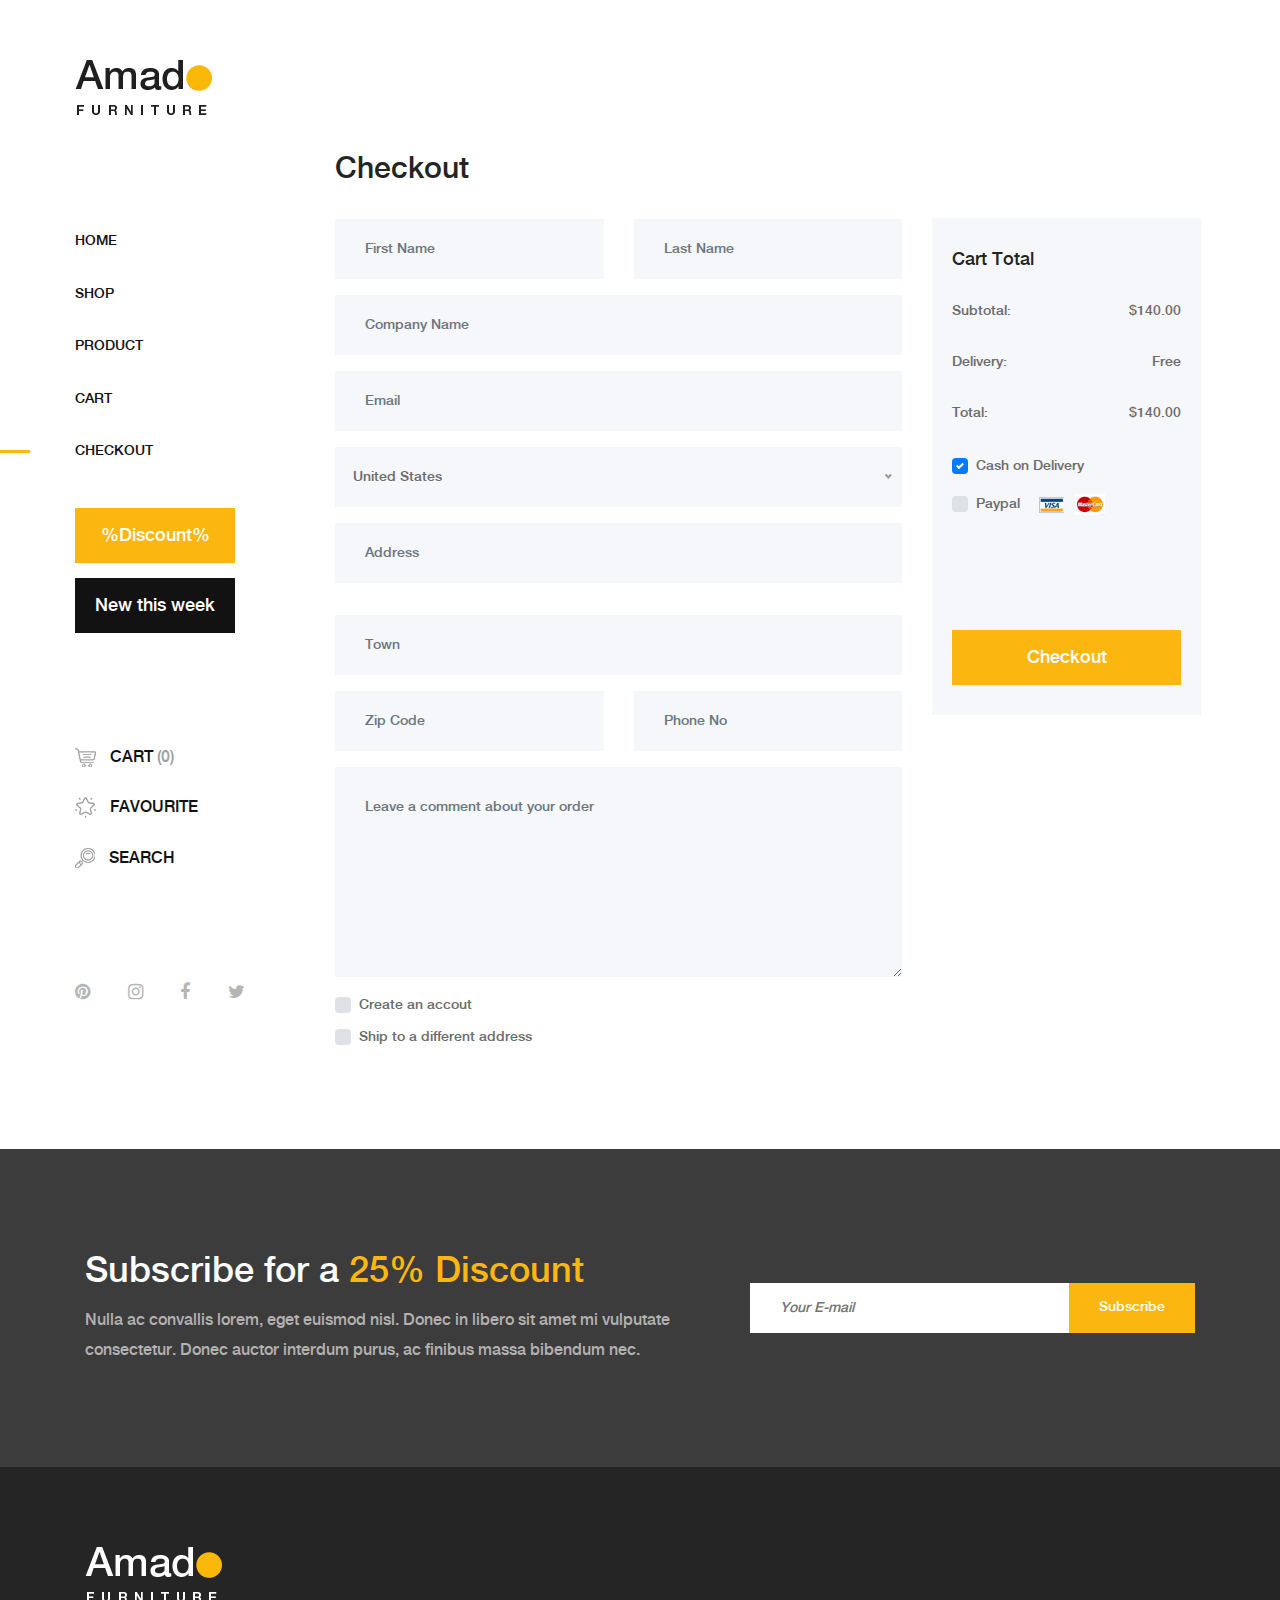
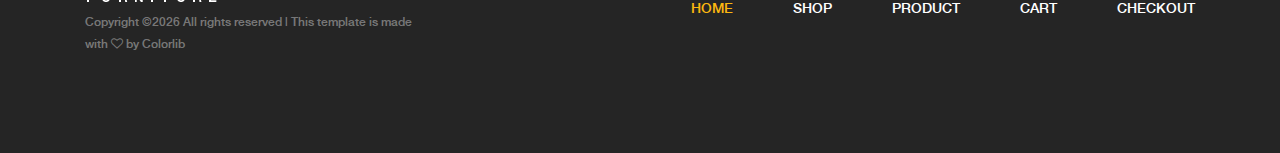
<file: amado/checkout.html>
<!DOCTYPE html>
<html lang="en">

<head>
    <meta charset="UTF-8">
    <meta name="description" content="">
    <meta http-equiv="X-UA-Compatible" content="IE=edge">
    <meta name="viewport" content="width=device-width, initial-scale=1, shrink-to-fit=no">
    <!-- The above 4 meta tags *must* come first in the head; any other head content must come *after* these tags -->

    <!-- Title  -->
    <title>Amado - Furniture Ecommerce Template | Checkout</title>

    <!-- Favicon  -->
    <link rel="icon" href="img/core-img/favicon.ico">

    <!-- Core Style CSS -->
    <link rel="stylesheet" href="css/core-style.css">
    <link rel="stylesheet" href="style.css">

</head>

<body>
    <!-- Search Wrapper Area Start -->
    <div class="search-wrapper section-padding-100">
        <div class="search-close">
            <i class="fa fa-close" aria-hidden="true"></i>
        </div>
        <div class="container">
            <div class="row">
                <div class="col-12">
                    <div class="search-content">
                        <form action="#" method="get">
                            <input type="search" name="search" id="search" placeholder="Type your keyword...">
                            <button type="submit"><img src="img/core-img/search.png" alt=""></button>
                        </form>
                    </div>
                </div>
            </div>
        </div>
    </div>
    <!-- Search Wrapper Area End -->

    <!-- ##### Main Content Wrapper Start ##### -->
    <div class="main-content-wrapper d-flex clearfix">

        <!-- Mobile Nav (max width 767px)-->
        <div class="mobile-nav">
            <!-- Navbar Brand -->
            <div class="amado-navbar-brand">
                <a href="index.html"><img src="img/core-img/logo.png" alt=""></a>
            </div>
            <!-- Navbar Toggler -->
            <div class="amado-navbar-toggler">
                <span></span><span></span><span></span>
            </div>
        </div>

        <!-- Header Area Start -->
        <header class="header-area clearfix">
            <!-- Close Icon -->
            <div class="nav-close">
                <i class="fa fa-close" aria-hidden="true"></i>
            </div>
            <!-- Logo -->
            <div class="logo">
                <a href="index.html"><img src="img/core-img/logo.png" alt=""></a>
            </div>
            <!-- Amado Nav -->
            <nav class="amado-nav">
                <ul>
                    <li><a href="index.html">Home</a></li>
                    <li><a href="shop.html">Shop</a></li>
                    <li><a href="product-details.html">Product</a></li>
                    <li><a href="cart.html">Cart</a></li>
                    <li class="active"><a href="checkout.html">Checkout</a></li>
                </ul>
            </nav>
            <!-- Button Group -->
            <div class="amado-btn-group mt-30 mb-100">
                <a href="#" class="btn amado-btn mb-15">%Discount%</a>
                <a href="#" class="btn amado-btn active">New this week</a>
            </div>
            <!-- Cart Menu -->
            <div class="cart-fav-search mb-100">
                <a href="cart.html" class="cart-nav"><img src="img/core-img/cart.png" alt=""> Cart <span>(0)</span></a>
                <a href="#" class="fav-nav"><img src="img/core-img/favorites.png" alt=""> Favourite</a>
                <a href="#" class="search-nav"><img src="img/core-img/search.png" alt=""> Search</a>
            </div>
            <!-- Social Button -->
            <div class="social-info d-flex justify-content-between">
                <a href="#"><i class="fa fa-pinterest" aria-hidden="true"></i></a>
                <a href="#"><i class="fa fa-instagram" aria-hidden="true"></i></a>
                <a href="#"><i class="fa fa-facebook" aria-hidden="true"></i></a>
                <a href="#"><i class="fa fa-twitter" aria-hidden="true"></i></a>
            </div>
        </header>
        <!-- Header Area End -->

        <div class="cart-table-area section-padding-100">
            <div class="container-fluid">
                <div class="row">
                    <div class="col-12 col-lg-8">
                        <div class="checkout_details_area mt-50 clearfix">

                            <div class="cart-title">
                                <h2>Checkout</h2>
                            </div>

                            <form action="#" method="post">
                                <div class="row">
                                    <div class="col-md-6 mb-3">
                                        <input type="text" class="form-control" id="first_name" value="" placeholder="First Name" required>
                                    </div>
                                    <div class="col-md-6 mb-3">
                                        <input type="text" class="form-control" id="last_name" value="" placeholder="Last Name" required>
                                    </div>
                                    <div class="col-12 mb-3">
                                        <input type="text" class="form-control" id="company" placeholder="Company Name" value="">
                                    </div>
                                    <div class="col-12 mb-3">
                                        <input type="email" class="form-control" id="email" placeholder="Email" value="">
                                    </div>
                                    <div class="col-12 mb-3">
                                        <select class="w-100" id="country">
                                        <option value="usa">United States</option>
                                        <option value="uk">United Kingdom</option>
                                        <option value="ger">Germany</option>
                                        <option value="fra">France</option>
                                        <option value="ind">India</option>
                                        <option value="aus">Australia</option>
                                        <option value="bra">Brazil</option>
                                        <option value="cana">Canada</option>
                                    </select>
                                    </div>
                                    <div class="col-12 mb-3">
                                        <input type="text" class="form-control mb-3" id="street_address" placeholder="Address" value="">
                                    </div>
                                    <div class="col-12 mb-3">
                                        <input type="text" class="form-control" id="city" placeholder="Town" value="">
                                    </div>
                                    <div class="col-md-6 mb-3">
                                        <input type="text" class="form-control" id="zipCode" placeholder="Zip Code" value="">
                                    </div>
                                    <div class="col-md-6 mb-3">
                                        <input type="number" class="form-control" id="phone_number" min="0" placeholder="Phone No" value="">
                                    </div>
                                    <div class="col-12 mb-3">
                                        <textarea name="comment" class="form-control w-100" id="comment" cols="30" rows="10" placeholder="Leave a comment about your order"></textarea>
                                    </div>

                                    <div class="col-12">
                                        <div class="custom-control custom-checkbox d-block mb-2">
                                            <input type="checkbox" class="custom-control-input" id="customCheck2">
                                            <label class="custom-control-label" for="customCheck2">Create an accout</label>
                                        </div>
                                        <div class="custom-control custom-checkbox d-block">
                                            <input type="checkbox" class="custom-control-input" id="customCheck3">
                                            <label class="custom-control-label" for="customCheck3">Ship to a different address</label>
                                        </div>
                                    </div>
                                </div>
                            </form>
                        </div>
                    </div>
                    <div class="col-12 col-lg-4">
                        <div class="cart-summary">
                            <h5>Cart Total</h5>
                            <ul class="summary-table">
                                <li><span>subtotal:</span> <span>$140.00</span></li>
                                <li><span>delivery:</span> <span>Free</span></li>
                                <li><span>total:</span> <span>$140.00</span></li>
                            </ul>

                            <div class="payment-method">
                                <!-- Cash on delivery -->
                                <div class="custom-control custom-checkbox mr-sm-2">
                                    <input type="checkbox" class="custom-control-input" id="cod" checked>
                                    <label class="custom-control-label" for="cod">Cash on Delivery</label>
                                </div>
                                <!-- Paypal -->
                                <div class="custom-control custom-checkbox mr-sm-2">
                                    <input type="checkbox" class="custom-control-input" id="paypal">
                                    <label class="custom-control-label" for="paypal">Paypal <img class="ml-15" src="img/core-img/paypal.png" alt=""></label>
                                </div>
                            </div>

                            <div class="cart-btn mt-100">
                                <a href="#" class="btn amado-btn w-100">Checkout</a>
                            </div>
                        </div>
                    </div>
                </div>
            </div>
        </div>
    </div>
    <!-- ##### Main Content Wrapper End ##### -->

    <!-- ##### Newsletter Area Start ##### -->
    <section class="newsletter-area section-padding-100-0">
        <div class="container">
            <div class="row align-items-center">
                <!-- Newsletter Text -->
                <div class="col-12 col-lg-6 col-xl-7">
                    <div class="newsletter-text mb-100">
                        <h2>Subscribe for a <span>25% Discount</span></h2>
                        <p>Nulla ac convallis lorem, eget euismod nisl. Donec in libero sit amet mi vulputate consectetur. Donec auctor interdum purus, ac finibus massa bibendum nec.</p>
                    </div>
                </div>
                <!-- Newsletter Form -->
                <div class="col-12 col-lg-6 col-xl-5">
                    <div class="newsletter-form mb-100">
                        <form action="#" method="post">
                            <input type="email" name="email" class="nl-email" placeholder="Your E-mail">
                            <input type="submit" value="Subscribe">
                        </form>
                    </div>
                </div>
            </div>
        </div>
    </section>
    <!-- ##### Newsletter Area End ##### -->

    <!-- ##### Footer Area Start ##### -->
    <footer class="footer_area clearfix">
        <div class="container">
            <div class="row align-items-center">
                <!-- Single Widget Area -->
                <div class="col-12 col-lg-4">
                    <div class="single_widget_area">
                        <!-- Logo -->
                        <div class="footer-logo mr-50">
                            <a href="index.html"><img src="img/core-img/logo2.png" alt=""></a>
                        </div>
                        <!-- Copywrite Text -->
                        <p class="copywrite"><!-- Link back to Colorlib can't be removed. Template is licensed under CC BY 3.0. -->
Copyright &copy;<script>document.write(new Date().getFullYear());</script> All rights reserved | This template is made with <i class="fa fa-heart-o" aria-hidden="true"></i> by <a href="https://colorlib.com" target="_blank">Colorlib</a>
<!-- Link back to Colorlib can't be removed. Template is licensed under CC BY 3.0. --></p>
                    </div>
                </div>
                <!-- Single Widget Area -->
                <div class="col-12 col-lg-8">
                    <div class="single_widget_area">
                        <!-- Footer Menu -->
                        <div class="footer_menu">
                            <nav class="navbar navbar-expand-lg justify-content-end">
                                <button class="navbar-toggler" type="button" data-toggle="collapse" data-target="#footerNavContent" aria-controls="footerNavContent" aria-expanded="false" aria-label="Toggle navigation"><i class="fa fa-bars"></i></button>
                                <div class="collapse navbar-collapse" id="footerNavContent">
                                    <ul class="navbar-nav ml-auto">
                                        <li class="nav-item active">
                                            <a class="nav-link" href="index.html">Home</a>
                                        </li>
                                        <li class="nav-item">
                                            <a class="nav-link" href="shop.html">Shop</a>
                                        </li>
                                        <li class="nav-item">
                                            <a class="nav-link" href="product-details.html">Product</a>
                                        </li>
                                        <li class="nav-item">
                                            <a class="nav-link" href="cart.html">Cart</a>
                                        </li>
                                        <li class="nav-item">
                                            <a class="nav-link" href="checkout.html">Checkout</a>
                                        </li>
                                    </ul>
                                </div>
                            </nav>
                        </div>
                    </div>
                </div>
            </div>
        </div>
    </footer>
    <!-- ##### Footer Area End ##### -->

    <!-- ##### jQuery (Necessary for All JavaScript Plugins) ##### -->
    <script src="js/jquery/jquery-2.2.4.min.js"></script>
    <!-- Popper js -->
    <script src="js/popper.min.js"></script>
    <!-- Bootstrap js -->
    <script src="js/bootstrap.min.js"></script>
    <!-- Plugins js -->
    <script src="js/plugins.js"></script>
    <!-- Active js -->
    <script src="js/active.js"></script>

</body>

</html>
</file>
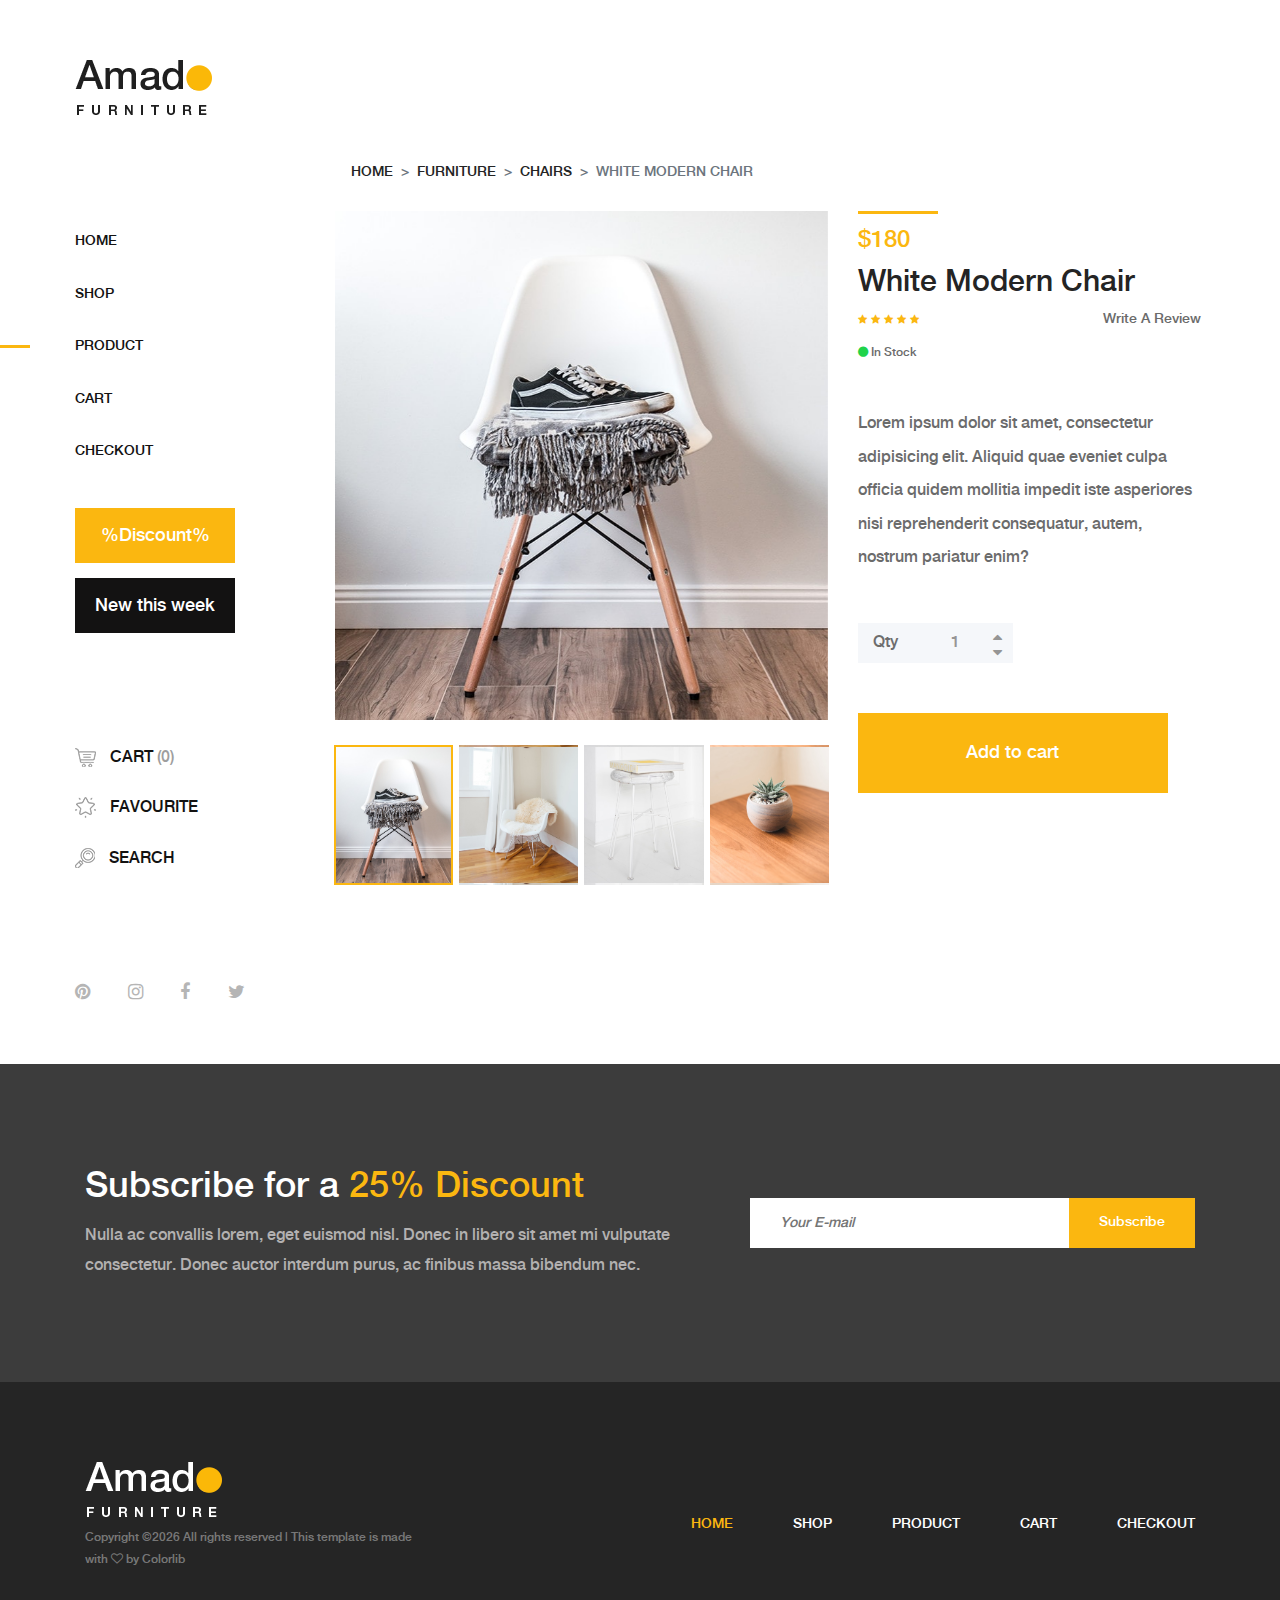
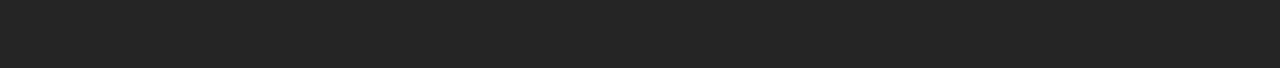
<file: amado/product-details.html>
<!DOCTYPE html>
<html lang="en">

<head>
    <meta charset="UTF-8">
    <meta name="description" content="">
    <meta http-equiv="X-UA-Compatible" content="IE=edge">
    <meta name="viewport" content="width=device-width, initial-scale=1, shrink-to-fit=no">
    <!-- The above 4 meta tags *must* come first in the head; any other head content must come *after* these tags -->

    <!-- Title  -->
    <title>Amado - Furniture Ecommerce Template | Product Details</title>

    <!-- Favicon  -->
    <link rel="icon" href="img/core-img/favicon.ico">

    <!-- Core Style CSS -->
    <link rel="stylesheet" href="css/core-style.css">
    <link rel="stylesheet" href="style.css">

</head>

<body>
    <!-- Search Wrapper Area Start -->
    <div class="search-wrapper section-padding-100">
        <div class="search-close">
            <i class="fa fa-close" aria-hidden="true"></i>
        </div>
        <div class="container">
            <div class="row">
                <div class="col-12">
                    <div class="search-content">
                        <form action="#" method="get">
                            <input type="search" name="search" id="search" placeholder="Type your keyword...">
                            <button type="submit"><img src="img/core-img/search.png" alt=""></button>
                        </form>
                    </div>
                </div>
            </div>
        </div>
    </div>
    <!-- Search Wrapper Area End -->

    <!-- ##### Main Content Wrapper Start ##### -->
    <div class="main-content-wrapper d-flex clearfix">

        <!-- Mobile Nav (max width 767px)-->
        <div class="mobile-nav">
            <!-- Navbar Brand -->
            <div class="amado-navbar-brand">
                <a href="index.html"><img src="img/core-img/logo.png" alt=""></a>
            </div>
            <!-- Navbar Toggler -->
            <div class="amado-navbar-toggler">
                <span></span><span></span><span></span>
            </div>
        </div>

        <!-- Header Area Start -->
        <header class="header-area clearfix">
            <!-- Close Icon -->
            <div class="nav-close">
                <i class="fa fa-close" aria-hidden="true"></i>
            </div>
            <!-- Logo -->
            <div class="logo">
                <a href="index.html"><img src="img/core-img/logo.png" alt=""></a>
            </div>
            <!-- Amado Nav -->
            <nav class="amado-nav">
                <ul>
                    <li><a href="index.html">Home</a></li>
                    <li><a href="shop.html">Shop</a></li>
                    <li class="active"><a href="product-details.html">Product</a></li>
                    <li><a href="cart.html">Cart</a></li>
                    <li><a href="checkout.html">Checkout</a></li>
                </ul>
            </nav>
            <!-- Button Group -->
            <div class="amado-btn-group mt-30 mb-100">
                <a href="#" class="btn amado-btn mb-15">%Discount%</a>
                <a href="#" class="btn amado-btn active">New this week</a>
            </div>
            <!-- Cart Menu -->
            <div class="cart-fav-search mb-100">
                <a href="cart.html" class="cart-nav"><img src="img/core-img/cart.png" alt=""> Cart <span>(0)</span></a>
                <a href="#" class="fav-nav"><img src="img/core-img/favorites.png" alt=""> Favourite</a>
                <a href="#" class="search-nav"><img src="img/core-img/search.png" alt=""> Search</a>
            </div>
            <!-- Social Button -->
            <div class="social-info d-flex justify-content-between">
                <a href="#"><i class="fa fa-pinterest" aria-hidden="true"></i></a>
                <a href="#"><i class="fa fa-instagram" aria-hidden="true"></i></a>
                <a href="#"><i class="fa fa-facebook" aria-hidden="true"></i></a>
                <a href="#"><i class="fa fa-twitter" aria-hidden="true"></i></a>
            </div>
        </header>
        <!-- Header Area End -->

        <!-- Product Details Area Start -->
        <div class="single-product-area section-padding-100 clearfix">
            <div class="container-fluid">

                <div class="row">
                    <div class="col-12">
                        <nav aria-label="breadcrumb">
                            <ol class="breadcrumb mt-50">
                                <li class="breadcrumb-item"><a href="#">Home</a></li>
                                <li class="breadcrumb-item"><a href="#">Furniture</a></li>
                                <li class="breadcrumb-item"><a href="#">Chairs</a></li>
                                <li class="breadcrumb-item active" aria-current="page">white modern chair</li>
                            </ol>
                        </nav>
                    </div>
                </div>

                <div class="row">
                    <div class="col-12 col-lg-7">
                        <div class="single_product_thumb">
                            <div id="product_details_slider" class="carousel slide" data-ride="carousel">
                                <ol class="carousel-indicators">
                                    <li class="active" data-target="#product_details_slider" data-slide-to="0" style="background-image: url(img/product-img/pro-big-1.jpg);">
                                    </li>
                                    <li data-target="#product_details_slider" data-slide-to="1" style="background-image: url(img/product-img/pro-big-2.jpg);">
                                    </li>
                                    <li data-target="#product_details_slider" data-slide-to="2" style="background-image: url(img/product-img/pro-big-3.jpg);">
                                    </li>
                                    <li data-target="#product_details_slider" data-slide-to="3" style="background-image: url(img/product-img/pro-big-4.jpg);">
                                    </li>
                                </ol>
                                <div class="carousel-inner">
                                    <div class="carousel-item active">
                                        <a class="gallery_img" href="img/product-img/pro-big-1.jpg">
                                            <img class="d-block w-100" src="img/product-img/pro-big-1.jpg" alt="First slide">
                                        </a>
                                    </div>
                                    <div class="carousel-item">
                                        <a class="gallery_img" href="img/product-img/pro-big-2.jpg">
                                            <img class="d-block w-100" src="img/product-img/pro-big-2.jpg" alt="Second slide">
                                        </a>
                                    </div>
                                    <div class="carousel-item">
                                        <a class="gallery_img" href="img/product-img/pro-big-3.jpg">
                                            <img class="d-block w-100" src="img/product-img/pro-big-3.jpg" alt="Third slide">
                                        </a>
                                    </div>
                                    <div class="carousel-item">
                                        <a class="gallery_img" href="img/product-img/pro-big-4.jpg">
                                            <img class="d-block w-100" src="img/product-img/pro-big-4.jpg" alt="Fourth slide">
                                        </a>
                                    </div>
                                </div>
                            </div>
                        </div>
                    </div>
                    <div class="col-12 col-lg-5">
                        <div class="single_product_desc">
                            <!-- Product Meta Data -->
                            <div class="product-meta-data">
                                <div class="line"></div>
                                <p class="product-price">$180</p>
                                <a href="product-details.html">
                                    <h6>White Modern Chair</h6>
                                </a>
                                <!-- Ratings & Review -->
                                <div class="ratings-review mb-15 d-flex align-items-center justify-content-between">
                                    <div class="ratings">
                                        <i class="fa fa-star" aria-hidden="true"></i>
                                        <i class="fa fa-star" aria-hidden="true"></i>
                                        <i class="fa fa-star" aria-hidden="true"></i>
                                        <i class="fa fa-star" aria-hidden="true"></i>
                                        <i class="fa fa-star" aria-hidden="true"></i>
                                    </div>
                                    <div class="review">
                                        <a href="#">Write A Review</a>
                                    </div>
                                </div>
                                <!-- Avaiable -->
                                <p class="avaibility"><i class="fa fa-circle"></i> In Stock</p>
                            </div>

                            <div class="short_overview my-5">
                                <p>Lorem ipsum dolor sit amet, consectetur adipisicing elit. Aliquid quae eveniet culpa officia quidem mollitia impedit iste asperiores nisi reprehenderit consequatur, autem, nostrum pariatur enim?</p>
                            </div>

                            <!-- Add to Cart Form -->
                            <form class="cart clearfix" method="post">
                                <div class="cart-btn d-flex mb-50">
                                    <p>Qty</p>
                                    <div class="quantity">
                                        <span class="qty-minus" onclick="var effect = document.getElementById('qty'); var qty = effect.value; if( !isNaN( qty ) &amp;&amp; qty &gt; 1 ) effect.value--;return false;"><i class="fa fa-caret-down" aria-hidden="true"></i></span>
                                        <input type="number" class="qty-text" id="qty" step="1" min="1" max="300" name="quantity" value="1">
                                        <span class="qty-plus" onclick="var effect = document.getElementById('qty'); var qty = effect.value; if( !isNaN( qty )) effect.value++;return false;"><i class="fa fa-caret-up" aria-hidden="true"></i></span>
                                    </div>
                                </div>
                                <button type="submit" name="addtocart" value="5" class="btn amado-btn">Add to cart</button>
                            </form>

                        </div>
                    </div>
                </div>
            </div>
        </div>
        <!-- Product Details Area End -->
    </div>
    <!-- ##### Main Content Wrapper End ##### -->

    <!-- ##### Newsletter Area Start ##### -->
    <section class="newsletter-area section-padding-100-0">
        <div class="container">
            <div class="row align-items-center">
                <!-- Newsletter Text -->
                <div class="col-12 col-lg-6 col-xl-7">
                    <div class="newsletter-text mb-100">
                        <h2>Subscribe for a <span>25% Discount</span></h2>
                        <p>Nulla ac convallis lorem, eget euismod nisl. Donec in libero sit amet mi vulputate consectetur. Donec auctor interdum purus, ac finibus massa bibendum nec.</p>
                    </div>
                </div>
                <!-- Newsletter Form -->
                <div class="col-12 col-lg-6 col-xl-5">
                    <div class="newsletter-form mb-100">
                        <form action="#" method="post">
                            <input type="email" name="email" class="nl-email" placeholder="Your E-mail">
                            <input type="submit" value="Subscribe">
                        </form>
                    </div>
                </div>
            </div>
        </div>
    </section>
    <!-- ##### Newsletter Area End ##### -->

    <!-- ##### Footer Area Start ##### -->
    <footer class="footer_area clearfix">
        <div class="container">
            <div class="row align-items-center">
                <!-- Single Widget Area -->
                <div class="col-12 col-lg-4">
                    <div class="single_widget_area">
                        <!-- Logo -->
                        <div class="footer-logo mr-50">
                            <a href="index.html"><img src="img/core-img/logo2.png" alt=""></a>
                        </div>
                        <!-- Copywrite Text -->
                        <p class="copywrite"><!-- Link back to Colorlib can't be removed. Template is licensed under CC BY 3.0. -->
Copyright &copy;<script>document.write(new Date().getFullYear());</script> All rights reserved | This template is made with <i class="fa fa-heart-o" aria-hidden="true"></i> by <a href="https://colorlib.com" target="_blank">Colorlib</a>
<!-- Link back to Colorlib can't be removed. Template is licensed under CC BY 3.0. --></p>
                    </div>
                </div>
                <!-- Single Widget Area -->
                <div class="col-12 col-lg-8">
                    <div class="single_widget_area">
                        <!-- Footer Menu -->
                        <div class="footer_menu">
                            <nav class="navbar navbar-expand-lg justify-content-end">
                                <button class="navbar-toggler" type="button" data-toggle="collapse" data-target="#footerNavContent" aria-controls="footerNavContent" aria-expanded="false" aria-label="Toggle navigation"><i class="fa fa-bars"></i></button>
                                <div class="collapse navbar-collapse" id="footerNavContent">
                                    <ul class="navbar-nav ml-auto">
                                        <li class="nav-item active">
                                            <a class="nav-link" href="index.html">Home</a>
                                        </li>
                                        <li class="nav-item">
                                            <a class="nav-link" href="shop.html">Shop</a>
                                        </li>
                                        <li class="nav-item">
                                            <a class="nav-link" href="product-details.html">Product</a>
                                        </li>
                                        <li class="nav-item">
                                            <a class="nav-link" href="cart.html">Cart</a>
                                        </li>
                                        <li class="nav-item">
                                            <a class="nav-link" href="checkout.html">Checkout</a>
                                        </li>
                                    </ul>
                                </div>
                            </nav>
                        </div>
                    </div>
                </div>
            </div>
        </div>
    </footer>
    <!-- ##### Footer Area End ##### -->

    <!-- ##### jQuery (Necessary for All JavaScript Plugins) ##### -->
    <script src="js/jquery/jquery-2.2.4.min.js"></script>
    <!-- Popper js -->
    <script src="js/popper.min.js"></script>
    <!-- Bootstrap js -->
    <script src="js/bootstrap.min.js"></script>
    <!-- Plugins js -->
    <script src="js/plugins.js"></script>
    <!-- Active js -->
    <script src="js/active.js"></script>

</body>

</html>
</file>
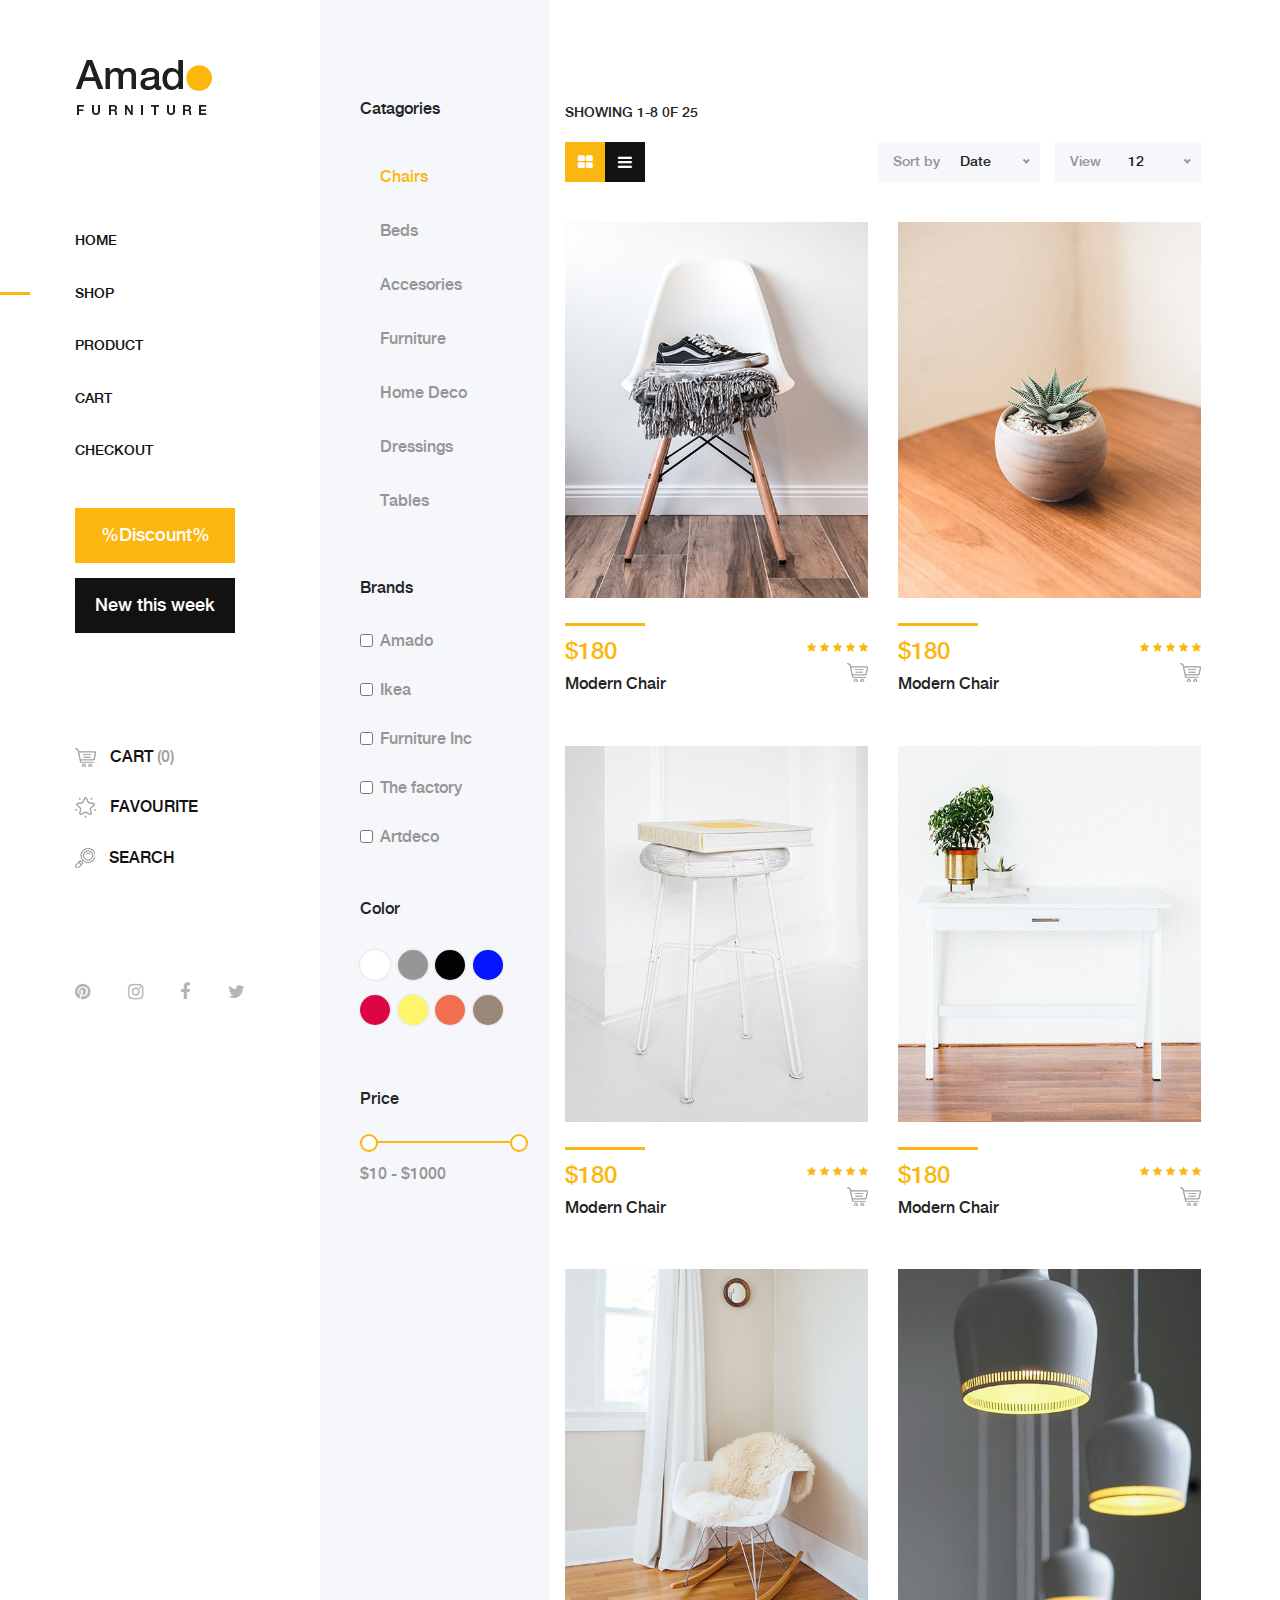
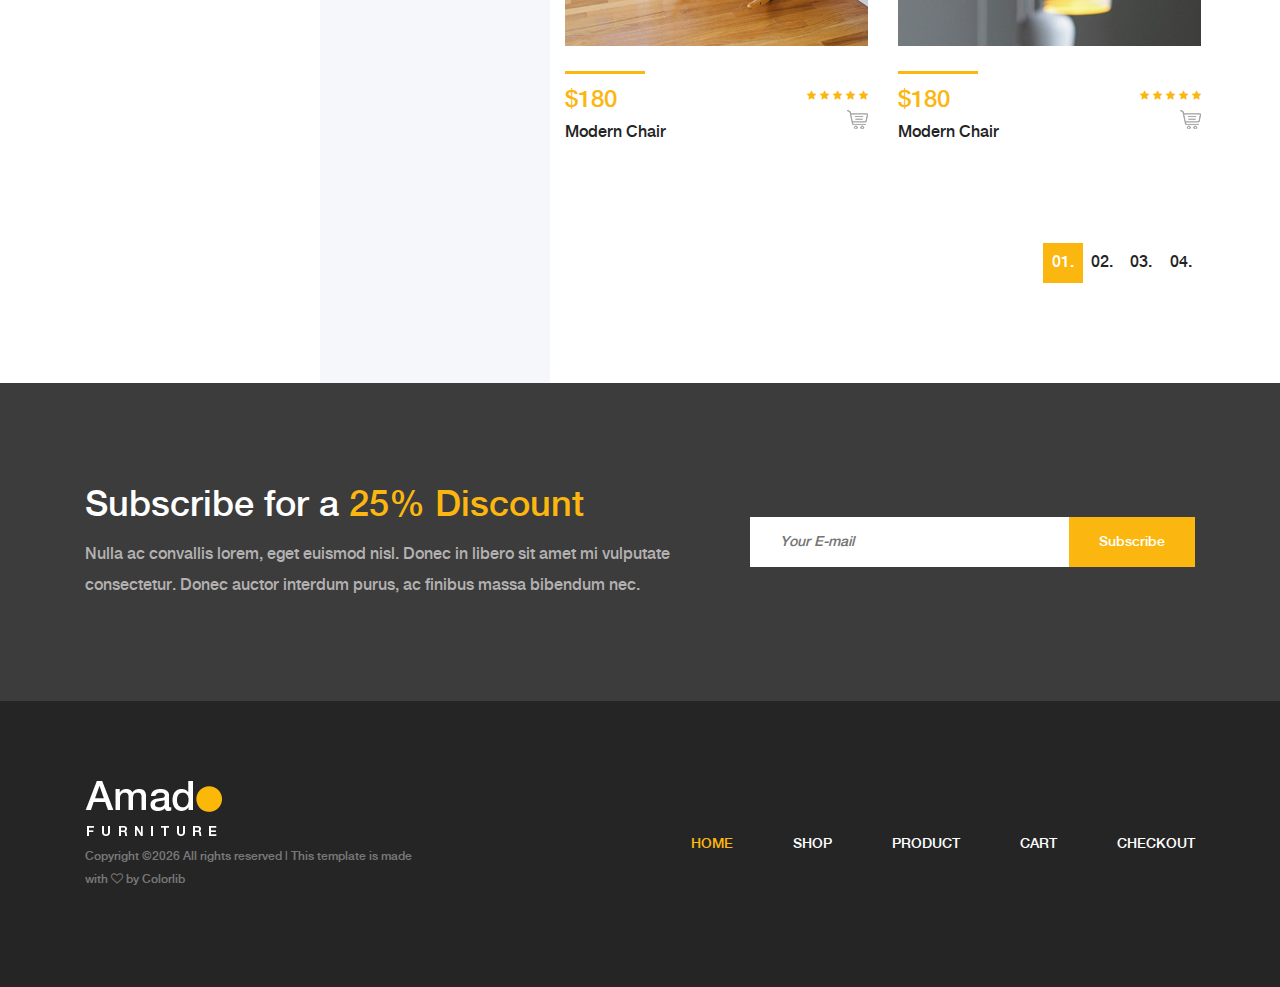
<file: amado/shop.html>
<!DOCTYPE html>
<html lang="en">

<head>
    <meta charset="UTF-8">
    <meta name="description" content="">
    <meta http-equiv="X-UA-Compatible" content="IE=edge">
    <meta name="viewport" content="width=device-width, initial-scale=1, shrink-to-fit=no">
    <!-- The above 4 meta tags *must* come first in the head; any other head content must come *after* these tags -->

    <!-- Title  -->
    <title>Amado - Furniture Ecommerce Template | Shop</title>

    <!-- Favicon  -->
    <link rel="icon" href="img/core-img/favicon.ico">

    <!-- Core Style CSS -->
    <link rel="stylesheet" href="css/core-style.css">
    <link rel="stylesheet" href="style.css">

</head>

<body>
    <!-- Search Wrapper Area Start -->
    <div class="search-wrapper section-padding-100">
        <div class="search-close">
            <i class="fa fa-close" aria-hidden="true"></i>
        </div>
        <div class="container">
            <div class="row">
                <div class="col-12">
                    <div class="search-content">
                        <form action="#" method="get">
                            <input type="search" name="search" id="search" placeholder="Type your keyword...">
                            <button type="submit"><img src="img/core-img/search.png" alt=""></button>
                        </form>
                    </div>
                </div>
            </div>
        </div>
    </div>
    <!-- Search Wrapper Area End -->

    <!-- ##### Main Content Wrapper Start ##### -->
    <div class="main-content-wrapper d-flex clearfix">

        <!-- Mobile Nav (max width 767px)-->
        <div class="mobile-nav">
            <!-- Navbar Brand -->
            <div class="amado-navbar-brand">
                <a href="index.html"><img src="img/core-img/logo.png" alt=""></a>
            </div>
            <!-- Navbar Toggler -->
            <div class="amado-navbar-toggler">
                <span></span><span></span><span></span>
            </div>
        </div>

        <!-- Header Area Start -->
        <header class="header-area clearfix">
            <!-- Close Icon -->
            <div class="nav-close">
                <i class="fa fa-close" aria-hidden="true"></i>
            </div>
            <!-- Logo -->
            <div class="logo">
                <a href="index.html"><img src="img/core-img/logo.png" alt=""></a>
            </div>
            <!-- Amado Nav -->
            <nav class="amado-nav">
                <ul>
                    <li><a href="index.html">Home</a></li>
                    <li class="active"><a href="shop.html">Shop</a></li>
                    <li><a href="product-details.html">Product</a></li>
                    <li><a href="cart.html">Cart</a></li>
                    <li><a href="checkout.html">Checkout</a></li>
                </ul>
            </nav>
            <!-- Button Group -->
            <div class="amado-btn-group mt-30 mb-100">
                <a href="#" class="btn amado-btn mb-15">%Discount%</a>
                <a href="#" class="btn amado-btn active">New this week</a>
            </div>
            <!-- Cart Menu -->
            <div class="cart-fav-search mb-100">
                <a href="cart.html" class="cart-nav"><img src="img/core-img/cart.png" alt=""> Cart <span>(0)</span></a>
                <a href="#" class="fav-nav"><img src="img/core-img/favorites.png" alt=""> Favourite</a>
                <a href="#" class="search-nav"><img src="img/core-img/search.png" alt=""> Search</a>
            </div>
            <!-- Social Button -->
            <div class="social-info d-flex justify-content-between">
                <a href="#"><i class="fa fa-pinterest" aria-hidden="true"></i></a>
                <a href="#"><i class="fa fa-instagram" aria-hidden="true"></i></a>
                <a href="#"><i class="fa fa-facebook" aria-hidden="true"></i></a>
                <a href="#"><i class="fa fa-twitter" aria-hidden="true"></i></a>
            </div>
        </header>
        <!-- Header Area End -->

        <div class="shop_sidebar_area">

            <!-- ##### Single Widget ##### -->
            <div class="widget catagory mb-50">
                <!-- Widget Title -->
                <h6 class="widget-title mb-30">Catagories</h6>

                <!--  Catagories  -->
                <div class="catagories-menu">
                    <ul>
                        <li class="active"><a href="#">Chairs</a></li>
                        <li><a href="#">Beds</a></li>
                        <li><a href="#">Accesories</a></li>
                        <li><a href="#">Furniture</a></li>
                        <li><a href="#">Home Deco</a></li>
                        <li><a href="#">Dressings</a></li>
                        <li><a href="#">Tables</a></li>
                    </ul>
                </div>
            </div>

            <!-- ##### Single Widget ##### -->
            <div class="widget brands mb-50">
                <!-- Widget Title -->
                <h6 class="widget-title mb-30">Brands</h6>

                <div class="widget-desc">
                    <!-- Single Form Check -->
                    <div class="form-check">
                        <input class="form-check-input" type="checkbox" value="" id="amado">
                        <label class="form-check-label" for="amado">Amado</label>
                    </div>
                    <!-- Single Form Check -->
                    <div class="form-check">
                        <input class="form-check-input" type="checkbox" value="" id="ikea">
                        <label class="form-check-label" for="ikea">Ikea</label>
                    </div>
                    <!-- Single Form Check -->
                    <div class="form-check">
                        <input class="form-check-input" type="checkbox" value="" id="furniture">
                        <label class="form-check-label" for="furniture">Furniture Inc</label>
                    </div>
                    <!-- Single Form Check -->
                    <div class="form-check">
                        <input class="form-check-input" type="checkbox" value="" id="factory">
                        <label class="form-check-label" for="factory">The factory</label>
                    </div>
                    <!-- Single Form Check -->
                    <div class="form-check">
                        <input class="form-check-input" type="checkbox" value="" id="artdeco">
                        <label class="form-check-label" for="artdeco">Artdeco</label>
                    </div>
                </div>
            </div>

            <!-- ##### Single Widget ##### -->
            <div class="widget color mb-50">
                <!-- Widget Title -->
                <h6 class="widget-title mb-30">Color</h6>

                <div class="widget-desc">
                    <ul class="d-flex">
                        <li><a href="#" class="color1"></a></li>
                        <li><a href="#" class="color2"></a></li>
                        <li><a href="#" class="color3"></a></li>
                        <li><a href="#" class="color4"></a></li>
                        <li><a href="#" class="color5"></a></li>
                        <li><a href="#" class="color6"></a></li>
                        <li><a href="#" class="color7"></a></li>
                        <li><a href="#" class="color8"></a></li>
                    </ul>
                </div>
            </div>

            <!-- ##### Single Widget ##### -->
            <div class="widget price mb-50">
                <!-- Widget Title -->
                <h6 class="widget-title mb-30">Price</h6>

                <div class="widget-desc">
                    <div class="slider-range">
                        <div data-min="10" data-max="1000" data-unit="$" class="slider-range-price ui-slider ui-slider-horizontal ui-widget ui-widget-content ui-corner-all" data-value-min="10" data-value-max="1000" data-label-result="">
                            <div class="ui-slider-range ui-widget-header ui-corner-all"></div>
                            <span class="ui-slider-handle ui-state-default ui-corner-all" tabindex="0"></span>
                            <span class="ui-slider-handle ui-state-default ui-corner-all" tabindex="0"></span>
                        </div>
                        <div class="range-price">$10 - $1000</div>
                    </div>
                </div>
            </div>
        </div>

        <div class="amado_product_area section-padding-100">
            <div class="container-fluid">

                <div class="row">
                    <div class="col-12">
                        <div class="product-topbar d-xl-flex align-items-end justify-content-between">
                            <!-- Total Products -->
                            <div class="total-products">
                                <p>Showing 1-8 0f 25</p>
                                <div class="view d-flex">
                                    <a href="#"><i class="fa fa-th-large" aria-hidden="true"></i></a>
                                    <a href="#"><i class="fa fa-bars" aria-hidden="true"></i></a>
                                </div>
                            </div>
                            <!-- Sorting -->
                            <div class="product-sorting d-flex">
                                <div class="sort-by-date d-flex align-items-center mr-15">
                                    <p>Sort by</p>
                                    <form action="#" method="get">
                                        <select name="select" id="sortBydate">
                                            <option value="value">Date</option>
                                            <option value="value">Newest</option>
                                            <option value="value">Popular</option>
                                        </select>
                                    </form>
                                </div>
                                <div class="view-product d-flex align-items-center">
                                    <p>View</p>
                                    <form action="#" method="get">
                                        <select name="select" id="viewProduct">
                                            <option value="value">12</option>
                                            <option value="value">24</option>
                                            <option value="value">48</option>
                                            <option value="value">96</option>
                                        </select>
                                    </form>
                                </div>
                            </div>
                        </div>
                    </div>
                </div>

                <div class="row">

                    <!-- Single Product Area -->
                    <div class="col-12 col-sm-6 col-md-12 col-xl-6">
                        <div class="single-product-wrapper">
                            <!-- Product Image -->
                            <div class="product-img">
                                <img src="img/product-img/product1.jpg" alt="">
                                <!-- Hover Thumb -->
                                <img class="hover-img" src="img/product-img/product2.jpg" alt="">
                            </div>

                            <!-- Product Description -->
                            <div class="product-description d-flex align-items-center justify-content-between">
                                <!-- Product Meta Data -->
                                <div class="product-meta-data">
                                    <div class="line"></div>
                                    <p class="product-price">$180</p>
                                    <a href="product-details.html">
                                        <h6>Modern Chair</h6>
                                    </a>
                                </div>
                                <!-- Ratings & Cart -->
                                <div class="ratings-cart text-right">
                                    <div class="ratings">
                                        <i class="fa fa-star" aria-hidden="true"></i>
                                        <i class="fa fa-star" aria-hidden="true"></i>
                                        <i class="fa fa-star" aria-hidden="true"></i>
                                        <i class="fa fa-star" aria-hidden="true"></i>
                                        <i class="fa fa-star" aria-hidden="true"></i>
                                    </div>
                                    <div class="cart">
                                        <a href="cart.html" data-toggle="tooltip" data-placement="left" title="Add to Cart"><img src="img/core-img/cart.png" alt=""></a>
                                    </div>
                                </div>
                            </div>
                        </div>
                    </div>

                    <!-- Single Product Area -->
                    <div class="col-12 col-sm-6 col-md-12 col-xl-6">
                        <div class="single-product-wrapper">
                            <!-- Product Image -->
                            <div class="product-img">
                                <img src="img/product-img/product2.jpg" alt="">
                                <!-- Hover Thumb -->
                                <img class="hover-img" src="img/product-img/product3.jpg" alt="">
                            </div>

                            <!-- Product Description -->
                            <div class="product-description d-flex align-items-center justify-content-between">
                                <!-- Product Meta Data -->
                                <div class="product-meta-data">
                                    <div class="line"></div>
                                    <p class="product-price">$180</p>
                                    <a href="product-details.html">
                                        <h6>Modern Chair</h6>
                                    </a>
                                </div>
                                <!-- Ratings & Cart -->
                                <div class="ratings-cart text-right">
                                    <div class="ratings">
                                        <i class="fa fa-star" aria-hidden="true"></i>
                                        <i class="fa fa-star" aria-hidden="true"></i>
                                        <i class="fa fa-star" aria-hidden="true"></i>
                                        <i class="fa fa-star" aria-hidden="true"></i>
                                        <i class="fa fa-star" aria-hidden="true"></i>
                                    </div>
                                    <div class="cart">
                                        <a href="cart.html" data-toggle="tooltip" data-placement="left" title="Add to Cart"><img src="img/core-img/cart.png" alt=""></a>
                                    </div>
                                </div>
                            </div>
                        </div>
                    </div>

                    <!-- Single Product Area -->
                    <div class="col-12 col-sm-6 col-md-12 col-xl-6">
                        <div class="single-product-wrapper">
                            <!-- Product Image -->
                            <div class="product-img">
                                <img src="img/product-img/product3.jpg" alt="">
                                <!-- Hover Thumb -->
                                <img class="hover-img" src="img/product-img/product4.jpg" alt="">
                            </div>

                            <!-- Product Description -->
                            <div class="product-description d-flex align-items-center justify-content-between">
                                <!-- Product Meta Data -->
                                <div class="product-meta-data">
                                    <div class="line"></div>
                                    <p class="product-price">$180</p>
                                    <a href="product-details.html">
                                        <h6>Modern Chair</h6>
                                    </a>
                                </div>
                                <!-- Ratings & Cart -->
                                <div class="ratings-cart text-right">
                                    <div class="ratings">
                                        <i class="fa fa-star" aria-hidden="true"></i>
                                        <i class="fa fa-star" aria-hidden="true"></i>
                                        <i class="fa fa-star" aria-hidden="true"></i>
                                        <i class="fa fa-star" aria-hidden="true"></i>
                                        <i class="fa fa-star" aria-hidden="true"></i>
                                    </div>
                                    <div class="cart">
                                        <a href="cart.html" data-toggle="tooltip" data-placement="left" title="Add to Cart"><img src="img/core-img/cart.png" alt=""></a>
                                    </div>
                                </div>
                            </div>
                        </div>
                    </div>

                    <!-- Single Product Area -->
                    <div class="col-12 col-sm-6 col-md-12 col-xl-6">
                        <div class="single-product-wrapper">
                            <!-- Product Image -->
                            <div class="product-img">
                                <img src="img/product-img/product4.jpg" alt="">
                                <!-- Hover Thumb -->
                                <img class="hover-img" src="img/product-img/product5.jpg" alt="">
                            </div>

                            <!-- Product Description -->
                            <div class="product-description d-flex align-items-center justify-content-between">
                                <!-- Product Meta Data -->
                                <div class="product-meta-data">
                                    <div class="line"></div>
                                    <p class="product-price">$180</p>
                                    <a href="product-details.html">
                                        <h6>Modern Chair</h6>
                                    </a>
                                </div>
                                <!-- Ratings & Cart -->
                                <div class="ratings-cart text-right">
                                    <div class="ratings">
                                        <i class="fa fa-star" aria-hidden="true"></i>
                                        <i class="fa fa-star" aria-hidden="true"></i>
                                        <i class="fa fa-star" aria-hidden="true"></i>
                                        <i class="fa fa-star" aria-hidden="true"></i>
                                        <i class="fa fa-star" aria-hidden="true"></i>
                                    </div>
                                    <div class="cart">
                                        <a href="cart.html" data-toggle="tooltip" data-placement="left" title="Add to Cart"><img src="img/core-img/cart.png" alt=""></a>
                                    </div>
                                </div>
                            </div>
                        </div>
                    </div>

                    <!-- Single Product Area -->
                    <div class="col-12 col-sm-6 col-md-12 col-xl-6">
                        <div class="single-product-wrapper">
                            <!-- Product Image -->
                            <div class="product-img">
                                <img src="img/product-img/product5.jpg" alt="">
                                <!-- Hover Thumb -->
                                <img class="hover-img" src="img/product-img/product6.jpg" alt="">
                            </div>

                            <!-- Product Description -->
                            <div class="product-description d-flex align-items-center justify-content-between">
                                <!-- Product Meta Data -->
                                <div class="product-meta-data">
                                    <div class="line"></div>
                                    <p class="product-price">$180</p>
                                    <a href="product-details.html">
                                        <h6>Modern Chair</h6>
                                    </a>
                                </div>
                                <!-- Ratings & Cart -->
                                <div class="ratings-cart text-right">
                                    <div class="ratings">
                                        <i class="fa fa-star" aria-hidden="true"></i>
                                        <i class="fa fa-star" aria-hidden="true"></i>
                                        <i class="fa fa-star" aria-hidden="true"></i>
                                        <i class="fa fa-star" aria-hidden="true"></i>
                                        <i class="fa fa-star" aria-hidden="true"></i>
                                    </div>
                                    <div class="cart">
                                        <a href="cart.html" data-toggle="tooltip" data-placement="left" title="Add to Cart"><img src="img/core-img/cart.png" alt=""></a>
                                    </div>
                                </div>
                            </div>
                        </div>
                    </div>

                    <!-- Single Product Area -->
                    <div class="col-12 col-sm-6 col-md-12 col-xl-6">
                        <div class="single-product-wrapper">
                            <!-- Product Image -->
                            <div class="product-img">
                                <img src="img/product-img/product6.jpg" alt="">
                                <!-- Hover Thumb -->
                                <img class="hover-img" src="img/product-img/product1.jpg" alt="">
                            </div>

                            <!-- Product Description -->
                            <div class="product-description d-flex align-items-center justify-content-between">
                                <!-- Product Meta Data -->
                                <div class="product-meta-data">
                                    <div class="line"></div>
                                    <p class="product-price">$180</p>
                                    <a href="product-details.html">
                                        <h6>Modern Chair</h6>
                                    </a>
                                </div>
                                <!-- Ratings & Cart -->
                                <div class="ratings-cart text-right">
                                    <div class="ratings">
                                        <i class="fa fa-star" aria-hidden="true"></i>
                                        <i class="fa fa-star" aria-hidden="true"></i>
                                        <i class="fa fa-star" aria-hidden="true"></i>
                                        <i class="fa fa-star" aria-hidden="true"></i>
                                        <i class="fa fa-star" aria-hidden="true"></i>
                                    </div>
                                    <div class="cart">
                                        <a href="cart.html" data-toggle="tooltip" data-placement="left" title="Add to Cart"><img src="img/core-img/cart.png" alt=""></a>
                                    </div>
                                </div>
                            </div>
                        </div>
                    </div>
                </div>

                <div class="row">
                    <div class="col-12">
                        <!-- Pagination -->
                        <nav aria-label="navigation">
                            <ul class="pagination justify-content-end mt-50">
                                <li class="page-item active"><a class="page-link" href="#">01.</a></li>
                                <li class="page-item"><a class="page-link" href="#">02.</a></li>
                                <li class="page-item"><a class="page-link" href="#">03.</a></li>
                                <li class="page-item"><a class="page-link" href="#">04.</a></li>
                            </ul>
                        </nav>
                    </div>
                </div>
            </div>
        </div>
    </div>
    <!-- ##### Main Content Wrapper End ##### -->

    <!-- ##### Newsletter Area Start ##### -->
    <section class="newsletter-area section-padding-100-0">
        <div class="container">
            <div class="row align-items-center">
                <!-- Newsletter Text -->
                <div class="col-12 col-lg-6 col-xl-7">
                    <div class="newsletter-text mb-100">
                        <h2>Subscribe for a <span>25% Discount</span></h2>
                        <p>Nulla ac convallis lorem, eget euismod nisl. Donec in libero sit amet mi vulputate consectetur. Donec auctor interdum purus, ac finibus massa bibendum nec.</p>
                    </div>
                </div>
                <!-- Newsletter Form -->
                <div class="col-12 col-lg-6 col-xl-5">
                    <div class="newsletter-form mb-100">
                        <form action="#" method="post">
                            <input type="email" name="email" class="nl-email" placeholder="Your E-mail">
                            <input type="submit" value="Subscribe">
                        </form>
                    </div>
                </div>
            </div>
        </div>
    </section>
    <!-- ##### Newsletter Area End ##### -->

    <!-- ##### Footer Area Start ##### -->
    <footer class="footer_area clearfix">
        <div class="container">
            <div class="row align-items-center">
                <!-- Single Widget Area -->
                <div class="col-12 col-lg-4">
                    <div class="single_widget_area">
                        <!-- Logo -->
                        <div class="footer-logo mr-50">
                            <a href="index.html"><img src="img/core-img/logo2.png" alt=""></a>
                        </div>
                        <!-- Copywrite Text -->
                        <p class="copywrite"><!-- Link back to Colorlib can't be removed. Template is licensed under CC BY 3.0. -->
Copyright &copy;<script>document.write(new Date().getFullYear());</script> All rights reserved | This template is made with <i class="fa fa-heart-o" aria-hidden="true"></i> by <a href="https://colorlib.com" target="_blank">Colorlib</a>
<!-- Link back to Colorlib can't be removed. Template is licensed under CC BY 3.0. -->
                    </div>
                </div>
                <!-- Single Widget Area -->
                <div class="col-12 col-lg-8">
                    <div class="single_widget_area">
                        <!-- Footer Menu -->
                        <div class="footer_menu">
                            <nav class="navbar navbar-expand-lg justify-content-end">
                                <button class="navbar-toggler" type="button" data-toggle="collapse" data-target="#footerNavContent" aria-controls="footerNavContent" aria-expanded="false" aria-label="Toggle navigation"><i class="fa fa-bars"></i></button>
                                <div class="collapse navbar-collapse" id="footerNavContent">
                                    <ul class="navbar-nav ml-auto">
                                        <li class="nav-item active">
                                            <a class="nav-link" href="index.html">Home</a>
                                        </li>
                                        <li class="nav-item">
                                            <a class="nav-link" href="shop.html">Shop</a>
                                        </li>
                                        <li class="nav-item">
                                            <a class="nav-link" href="product-details.html">Product</a>
                                        </li>
                                        <li class="nav-item">
                                            <a class="nav-link" href="cart.html">Cart</a>
                                        </li>
                                        <li class="nav-item">
                                            <a class="nav-link" href="checkout.html">Checkout</a>
                                        </li>
                                    </ul>
                                </div>
                            </nav>
                        </div>
                    </div>
                </div>
            </div>
        </div>
    </footer>
    <!-- ##### Footer Area End ##### -->

    <!-- ##### jQuery (Necessary for All JavaScript Plugins) ##### -->
    <script src="js/jquery/jquery-2.2.4.min.js"></script>
    <!-- Popper js -->
    <script src="js/popper.min.js"></script>
    <!-- Bootstrap js -->
    <script src="js/bootstrap.min.js"></script>
    <!-- Plugins js -->
    <script src="js/plugins.js"></script>
    <!-- Active js -->
    <script src="js/active.js"></script>

</body>

</html>
</file>
<file: amado/style.css>
/* ####################################################
    :: Template Name: Essence - Fashion Ecommerce Template
    :: Author: Colorlib
    :: Author URL: https://colorlib.com
    :: Description: Essence is smart & elegant fashion e-commerce Template. It's suitable for all e-commerce business platform.
    :: Version: 1.0.0
    :: Created: April 27, 2018
    :: Last Updated: May 2, 2018
    #################################################### */

    /* ---------------------------------------
    ##### - PLACE YOUR CUSTOM CSS HERE - #####
    --------------------------------------- */
</file>
<file: dailist-package/documentation/css/prism.css>
/**
 * prism.js default theme for JavaScript, CSS and HTML
 * Based on dabblet (http://dabblet.com)
 * @author Lea Verou
 */

code[class*="language-"],
pre[class*="language-"] {
	color: black;
	text-shadow: 0 1px white;
	font-family: Consolas, Monaco, 'Andale Mono', monospace;
	direction: ltr;
	text-align: left;
	white-space: pre;
	word-spacing: normal;
	word-break: normal;


	-moz-tab-size: 4;
	-o-tab-size: 4;
	tab-size: 4;

	-webkit-hyphens: none;
	-moz-hyphens: none;
	-ms-hyphens: none;
	hyphens: none;
}

pre[class*="language-"]::-moz-selection, pre[class*="language-"] ::-moz-selection,
code[class*="language-"]::-moz-selection, code[class*="language-"] ::-moz-selection {
	text-shadow: none;
	background: #b3d4fc;
}

pre[class*="language-"]::selection, pre[class*="language-"] ::selection,
code[class*="language-"]::selection, code[class*="language-"] ::selection {
	text-shadow: none;
	background: #b3d4fc;
}

@media print {
	code[class*="language-"],
	pre[class*="language-"] {
		text-shadow: none;
	}
}

/* Code blocks */
pre[class*="language-"] {
	padding: 1em;
	margin: .5em 0;
	overflow: auto;
}

:not(pre) > code[class*="language-"],
pre[class*="language-"] {
	background: #f5f2f0;
}

/* Inline code */
:not(pre) > code[class*="language-"] {
	padding: .1em;
	border-radius: .3em;
}

.token.comment,
.token.prolog,
.token.doctype,
.token.cdata {
	color: slategray;
}

.token.punctuation {
	color: #999;
}

.namespace {
	opacity: .7;
}

.token.property,
.token.tag,
.token.boolean,
.token.number,
.token.constant,
.token.symbol {
	color: #905;
}

.token.selector,
.token.attr-name,
.token.string,
.token.builtin {
	color: #690;
}

.token.operator,
.token.entity,
.token.url,
.language-css .token.string,
.style .token.string,
.token.variable {
	color: #a67f59;
	background: hsla(0,0%,100%,.5);
}

.token.atrule,
.token.attr-value,
.token.keyword {
	color: #07a;
}


.token.regex,
.token.important {
	color: #e90;
}

.token.important {
	font-weight: bold;
}

.token.entity {
	cursor: help;
}

pre.line-numbers {
	position: relative;
	padding-left: 3.8em;
	counter-reset: linenumber;
}

pre.line-numbers > code {
	position: relative;
}

.line-numbers .line-numbers-rows {
	position: absolute;
	pointer-events: none;
	top: 0;
	font-size: 100%;
	left: -3.8em;
	width: 3em; /* works for line-numbers below 1000 lines */
	letter-spacing: -1px;
	border-right: 1px solid #999;

	-webkit-user-select: none;
	-moz-user-select: none;
	-ms-user-select: none;
	user-select: none;

}

	.line-numbers-rows > span {
		pointer-events: none;
		display: block;
		counter-increment: linenumber;
	}

		.line-numbers-rows > span:before {
			content: counter(linenumber);
			color: #999;
			display: block;
			padding-right: 0.8em;
			text-align: right;
		}
</file>
<file: dailist-package/documentation/css/style.css>
* {
	margin: 0;
	padding: 0;
	outline: 0 none;
}

html {
	overflow-x: hidden;
}

*,
*:after,
*:before {
	box-sizing: border-box;
	-webkit-box-sizing: border-box;
	-moz-box-sizing: border-box;
	-webkit-font-smoothing: antialiased;
	font-smoothing: antialiased;
	text-rendering: optimizeLegibility;
}

html, body {
	height: 100%;
}

body {
	font: 13px/1.8 Arial, sans-serif;
	color: #4d4d4d;
	background: #fff;
}

h1 {
	font-size: 45px;
	margin-bottom: -25px;
}

h2 {
	font-size: 35px;
	margin-bottom: -20px;
}

h3 {
	font-size: 20px;
	display: block;
	border-bottom: 1px dashed #ccc;
	margin-bottom: 15px;
}

h4 {
	font-size: 16px;
	margin: 20px 0 10px;
}

a {
	color: #2582eb;
	text-decoration: none;
}

a:hover {
	color: #174c81;
}

.clear:before,
.clear:after {
	content: ' ';
	display: table;
	clear: both;
}
.clear {
  *zoom: 1;
}

.note {
	background: #0fd8da;
	padding: 20px;
	color: #161625;
	margin: 10px 0;
}

.content ul {
	margin: 10px 40px;
}

.content {
	margin: 0 0 50px;
}

#logo a {
	display: block;	
	padding: 30px 0 20px 0;
	text-align: center;	
}

#sidebar {
	width: 250px;
	background: #4ca1af;
	position: fixed;
	left: 0;
	top: 0;
	bottom: 0;
	font-weight: bold;
	font-size: 12px;
	z-index: 9;
	overflow: auto;
	text-align: center;
}

#sidebar ul a {
	text-decoration: none;
	color: #fff;
	display: block;
	height: 36px;
	line-height: 36px;
	padding: 0 20px;
	-webkit-transition: all 0.3s ease-in-out;
	-moz-transition: all 0.3s ease-in-out;
	-ms-transition: all 0.3s ease-in-out;
	-o-transition: all 0.3s ease-in-out;
	transition: all 0.3s ease-in-out;
}

#sidebar ul a:hover,
#sidebar .active > a {
	background: #2c3e50;
	color: #fff;
}

#sidebar ul li {
	-webkit-transition: all 0.3s ease-in-out;
	-moz-transition: all 0.3s ease-in-out;
	-ms-transition: all 0.3s ease-in-out;
	-o-transition: all 0.3s ease-in-out;
	transition: all 0.3s ease-in-out;
}

#sidebar ul li.current {
	background-color: #2c3e50;
}

#sidebar ul li.current a {
	color: #fff;
}

#sidebar li ul a {
	padding-left: 40px;
}

#main-content {
	margin-left: 250px;
	padding: 27px 45px;
}
</file>
<file: amado/css/core-style.css>
/* [Master Stylesheet v-1.0.0] */
/* :: :: 1.0 Import Fonts */
@import url(../css/bootstrap.min.css);
@import url(../css/owl.carousel.css);
@import url(../css/animate.css);
@import url(../css/magnific-popup.css);
@import url(../css/jquery-ui.min.css);
@import url(../css/nice-select.css);
@import url(../css/font-awesome.min.css);
@font-face {
  font-family: 'helveticaneuebold';
  src: url("../fonts/helvetica_neu_bold-webfont.woff2") format("woff2"), url("../fonts/helvetica_neu_bold-webfont.woff") format("woff");
  font-weight: normal;
  font-style: normal; }
@font-face {
  font-family: 'helveticaneuemedium';
  src: url("../fonts/helveticaneue_medium-webfont.woff2") format("woff2"), url("../fonts/helveticaneue_medium-webfont.woff") format("woff");
  font-weight: normal;
  font-style: normal; }
/* :: 2.0 Import All CSS */
/* :: 3.0 Base CSS */
* {
  margin: 0;
  padding: 0; }

body {
  font-family: "helveticaneuemedium";
  font-size: 16px; }

h1,
h2,
h3,
h4,
h5,
h6 {
  color: #242424;
  line-height: 1.3;
  font-weight: 400; }

p {
  color: #6d6d6d;
  font-size: 16px;
  line-height: 1.9;
  font-weight: 400; }

a {
  -webkit-transition: all 500ms ease 0s;
  transition: all 500ms ease 0s;
  text-decoration: none;
  outline: 0 solid transparent;
  color: #131212;
  font-weight: 400;
  font-size: 12px; }
  a:hover, a:focus {
    -webkit-transition: all 500ms ease 0s;
    transition: all 500ms ease 0s;
    text-decoration: none;
    outline: 0 solid transparent;
    color: #131212;
    font-weight: 400;
    font-size: 12px; }

ul,
ol {
  margin: 0; }
  ul li,
  ol li {
    list-style: none; }

img {
  height: auto;
  max-width: 100%; }

/* Spacing */
.mt-15 {
  margin-top: 15px !important; }

.mt-30 {
  margin-top: 30px !important; }

.mt-50 {
  margin-top: 50px !important; }

.mt-70 {
  margin-top: 70px !important; }

.mt-100 {
  margin-top: 100px !important; }

.mb-15 {
  margin-bottom: 15px !important; }

.mb-30 {
  margin-bottom: 30px !important; }

.mb-50 {
  margin-bottom: 50px !important; }

.mb-70 {
  margin-bottom: 70px !important; }

.mb-100 {
  margin-bottom: 100px !important; }

.ml-15 {
  margin-left: 15px !important; }

.ml-30 {
  margin-left: 30px !important; }

.ml-50 {
  margin-left: 50px !important; }

.mr-15 {
  margin-right: 15px !important; }

.mr-30 {
  margin-right: 30px !important; }

.mr-50 {
  margin-right: 50px !important; }

/* Height */
.height-400 {
  height: 400px !important; }

.height-500 {
  height: 500px !important; }

.height-600 {
  height: 600px !important; }

.height-700 {
  height: 700px !important; }

.height-800 {
  height: 800px !important; }

/* Section Padding */
.section-padding-100 {
  padding-top: 100px;
  padding-bottom: 100px; }

.section-padding-100-0 {
  padding-top: 100px;
  padding-bottom: 0; }

.section-padding-0-100 {
  padding-top: 0;
  padding-bottom: 100px; }

/* Section Heading */
.section-heading {
  margin-bottom: 50px;
  position: relative;
  z-index: 1; }
  .section-heading h2 {
    font-size: 30px;
    margin-bottom: 0;
    text-transform: capitalize;
    font-weight: 600; }
  .section-heading.text-left {
    text-align: left !important; }

/* Miscellaneous */
.bg-img {
  background-position: center center;
  background-size: cover;
  background-repeat: no-repeat; }

.bg-white {
  background-color: #ffffff !important; }

.bg-dark {
  background-color: #000000 !important; }

.bg-transparent {
  background-color: transparent !important; }

.font-bold {
  font-weight: 700; }

.font-light {
  font-weight: 300; }

.bg-overlay,
.bg-overlay-white {
  position: relative;
  z-index: 2;
  background-position: center center;
  background-size: cover; }
  .bg-overlay:hover,
  .bg-overlay-white:hover {
    position: absolute;
    z-index: -1;
    top: 0;
    left: 0;
    width: 100%;
    height: 100%;
    content: ""; }

.bg-overlay:hover {
  background-color: rgba(0, 0, 0, 0.5); }

.bg-overlay-white:hover {
  background-color: rgba(255, 255, 255, 0.9); }

.mfp-image-holder .mfp-close,
.mfp-iframe-holder .mfp-close {
  color: #FFF;
  right: 0;
  padding-right: 0;
  width: 30px;
  height: 30px;
  background-color: #fbb710;
  line-height: 30px;
  text-align: center;
  position: absolute;
  top: 40px;
  right: -30px; }
  @media only screen and (max-width: 767px) {
    .mfp-image-holder .mfp-close,
    .mfp-iframe-holder .mfp-close {
      right: 0; } }

.navbar-toggler {
  background-color: #fbb710;
  border-radius: 0;
  margin-bottom: 15px; }
  .navbar-toggler i {
    font-size: 12px;
    color: #fff; }

@media only screen and (min-width: 768px) and (max-width: 991px) {
  .navbar {
    display: block; } }
@media only screen and (max-width: 767px) {
  .navbar {
    display: block; } }

.mobile-nav {
  position: fixed;
  width: 100%;
  height: 70px;
  background-color: #fff;
  z-index: 3000;
  top: 0;
  left: 0;
  right: 0;
  padding: 0.5em 2em;
  -webkit-box-align: center;
  -ms-flex-align: center;
  -ms-grid-row-align: center;
  align-items: center;
  -webkit-box-pack: justify;
  -ms-flex-pack: justify;
  justify-content: space-between;
  box-shadow: 0 4px 15px 0 rgba(0, 0, 0, 0.15);
  display: none; }
  @media only screen and (max-width: 767px) {
    .mobile-nav {
      display: -webkit-box;
      display: -ms-flexbox;
      display: flex; } }
  .mobile-nav .amado-navbar-brand {
    -webkit-box-flex: 0;
    -ms-flex: 0 0 70px;
    flex: 0 0 70px;
    max-width: 70px; }
    .mobile-nav .amado-navbar-brand a {
      display: block;
      max-width: 70px; }
  .mobile-nav .amado-navbar-toggler {
    cursor: pointer; }
    .mobile-nav .amado-navbar-toggler span {
      width: 28px;
      height: 3px;
      background-color: #fbb710;
      display: block;
      margin-bottom: 5px;
      border-radius: 2px; }
      .mobile-nav .amado-navbar-toggler span:last-child {
        margin-bottom: 0; }

/* ScrollUp */
#scrollUp {
  background-color: #fbb710;
  border-radius: 0;
  bottom: 60px;
  box-shadow: 0 2px 6px 0 rgba(0, 0, 0, 0.3);
  color: #ffffff;
  font-size: 24px;
  height: 40px;
  line-height: 40px;
  right: 60px;
  text-align: center;
  width: 40px;
  -webkit-transition-duration: 500ms;
  transition-duration: 500ms; }
  #scrollUp:hover {
    background-color: #131212; }
  @media only screen and (max-width: 767px) {
    #scrollUp {
      bottom: 30px;
      right: 30px; } }

/* Essence Button */
.amado-btn {
  display: inline-block;
  min-width: 160px;
  height: 55px;
  color: #ffffff;
  border: none;
  border-radius: 0;
  padding: 0 7px;
  font-size: 18px;
  line-height: 56px;
  background-color: #fbb710;
  font-weight: 400; }
  .amado-btn.active, .amado-btn:hover, .amado-btn:focus {
    font-size: 18px;
    color: #ffffff;
    background-color: #131212; }

/* :: 4.0 Search Wrapper Area CSS */
.search-wrapper {
  position: fixed;
  z-index: 1;
  width: 100%;
  height: 260px;
  z-index: 5000;
  top: -350px;
  left: 0;
  background-color: #f5f7fa;
  -webkit-transition-duration: 500ms;
  transition-duration: 500ms; }
  .search-wrapper .search-content form {
    position: relative;
    z-index: 1;
    box-shadow: 0 0 5px rgba(0, 0, 0, 0.075); }
    .search-wrapper .search-content form input {
      width: 100%;
      height: 60px;
      border: none;
      padding-left: 50px;
      font-size: 14px;
      color: #6b6b6b; }
    .search-wrapper .search-content form button {
      position: absolute;
      top: 0;
      left: 0;
      border: none;
      width: 50px;
      height: 60px;
      z-index: 10;
      cursor: pointer;
      background-color: transparent;
      text-align: center; }
  .search-wrapper .search-close {
    -webkit-transition-duration: 500ms;
    transition-duration: 500ms;
    width: 40px;
    height: 40px;
    position: absolute;
    top: 0;
    right: 0;
    background-color: red;
    text-align: center;
    color: #fff;
    line-height: 40px;
    font-size: 12px;
    cursor: pointer;
    background-color: #fbb710; }
    .search-wrapper .search-close:hover {
      background-color: #131212; }

/* :: 5.0 Welcome Area CSS */
.main-content-wrapper {
  position: relative;
  z-index: 1;
  -webkit-transition-duration: 500ms;
  transition-duration: 500ms;
  -ms-flex-wrap: wrap;
  flex-wrap: wrap; }
  @media only screen and (max-width: 767px) {
    .main-content-wrapper {
      margin-top: 70px;
      z-index: 100; } }
  .main-content-wrapper .header-area {
    -webkit-transition-duration: 500ms;
    transition-duration: 500ms;
    position: relative;
    z-index: 1;
    -webkit-box-flex: 0;
    -ms-flex: 0 0 320px;
    flex: 0 0 320px;
    width: 320px;
    max-width: 320px;
    background-color: #fff;
    padding: 60px 75px; }
    @media only screen and (min-width: 768px) and (max-width: 991px) {
      .main-content-wrapper .header-area {
        -webkit-box-flex: 0;
        -ms-flex: 0 0 280px;
        flex: 0 0 280px;
        width: 280px;
        max-width: 280px;
        padding: 50px; } }
    @media only screen and (max-width: 767px) {
      .main-content-wrapper .header-area {
        -webkit-transition-duration: 500ms;
        transition-duration: 500ms;
        -webkit-box-flex: 0;
        -ms-flex: 0 0 320px;
        flex: 0 0 320px;
        width: 320px;
        max-width: 320px;
        position: fixed;
        z-index: 4000;
        top: 0;
        left: -350px;
        height: 100%;
        overflow-x: hidden;
        overflow-y: scroll;
        display: block; } }
    .main-content-wrapper .header-area.bp-xs-on {
      left: 0; }
    .main-content-wrapper .header-area .nav-close {
      -webkit-transition-duration: 500ms;
      transition-duration: 500ms;
      width: 40px;
      height: 40px;
      position: absolute;
      top: 0;
      right: 15px;
      background-color: red;
      text-align: center;
      color: #fff;
      line-height: 40px;
      font-size: 12px;
      cursor: pointer;
      background-color: #fbb710;
      display: none; }
      @media only screen and (max-width: 767px) {
        .main-content-wrapper .header-area .nav-close {
          display: block; } }
      .main-content-wrapper .header-area .nav-close:hover {
        background-color: #131212; }
    .main-content-wrapper .header-area .logo {
      margin-bottom: 100px;
      display: block; }
    .main-content-wrapper .header-area .amado-nav li a {
      font-size: 14px;
      text-transform: uppercase;
      position: relative;
      z-index: 1;
      padding: 20px 0;
      display: block;
      line-height: 0.9;
      color: #131212;
      font-weight: normal; }
      .main-content-wrapper .header-area .amado-nav li a::after {
        -webkit-transition-duration: 500ms;
        transition-duration: 500ms;
        width: 30px;
        height: 3px;
        position: absolute;
        top: 50%;
        margin-top: -1.5px;
        left: -150px;
        background-color: #fbb710;
        z-index: 10;
        content: ''; }
      .main-content-wrapper .header-area .amado-nav li a:hover, .main-content-wrapper .header-area .amado-nav li a:focus {
        color: #fbb710; }
    .main-content-wrapper .header-area .amado-nav li:hover a::after, .main-content-wrapper .header-area .amado-nav li:focus a::after {
      left: -75px; }
      @media only screen and (min-width: 768px) and (max-width: 991px) {
        .main-content-wrapper .header-area .amado-nav li:hover a::after, .main-content-wrapper .header-area .amado-nav li:focus a::after {
          left: -50px; } }
    .main-content-wrapper .header-area .amado-nav li.active a::after {
      left: -75px; }
      @media only screen and (min-width: 768px) and (max-width: 991px) {
        .main-content-wrapper .header-area .amado-nav li.active a::after {
          left: -50px; } }
    .main-content-wrapper .header-area .amado-btn-group .amado-btn {
      width: 160px;
      display: block; }
    .main-content-wrapper .header-area .cart-fav-search a {
      display: block;
      text-transform: uppercase;
      font-size: 16px;
      padding: 15px 0;
      color: #131212;
      line-height: 1; }
      .main-content-wrapper .header-area .cart-fav-search a .search-nav {
        padding-bottom: 0; }
      .main-content-wrapper .header-area .cart-fav-search a span {
        color: #9e9e9e; }
      .main-content-wrapper .header-area .cart-fav-search a img {
        margin-right: 10px; }
      .main-content-wrapper .header-area .cart-fav-search a:hover, .main-content-wrapper .header-area .cart-fav-search a:focus {
        color: #fbb710; }
    .main-content-wrapper .header-area .social-info a {
      color: #b5b5b5;
      display: inline-block; }
      .main-content-wrapper .header-area .social-info a i {
        font-size: 18px; }
      .main-content-wrapper .header-area .social-info a:hover, .main-content-wrapper .header-area .social-info a:focus {
        color: #fbb710; }
    @media only screen and (max-width: 767px) {
      .main-content-wrapper .header-area .social-info {
        margin-bottom: 75px; } }
  .main-content-wrapper .products-catagories-area {
    -webkit-box-flex: 0;
    -ms-flex: 0 0 calc(100% - 320px);
    flex: 0 0 calc(100% - 320px);
    width: calc(100% - 320px);
    max-width: calc(100% - 320px); }
    @media only screen and (min-width: 768px) and (max-width: 991px) {
      .main-content-wrapper .products-catagories-area {
        -webkit-box-flex: 0;
        -ms-flex: 0 0 calc(100% - 280px);
        flex: 0 0 calc(100% - 280px);
        width: calc(100% - 280px);
        max-width: calc(100% - 280px); } }
    @media only screen and (max-width: 767px) {
      .main-content-wrapper .products-catagories-area {
        -webkit-box-flex: 0;
        -ms-flex: 0 0 100%;
        flex: 0 0 100%;
        width: 100%;
        max-width: 100%; } }
  .main-content-wrapper .shop_sidebar_area {
    position: relative;
    z-index: 1;
    -webkit-box-flex: 0;
    -ms-flex: 0 0 230px;
    flex: 0 0 230px;
    width: 230px;
    max-width: 230px;
    background-color: #f5f7fa;
    padding: 100px 40px; }
    @media only screen and (min-width: 768px) and (max-width: 991px) {
      .main-content-wrapper .shop_sidebar_area {
        -webkit-box-flex: 0;
        -ms-flex: 0 0 180px;
        flex: 0 0 180px;
        width: 180px;
        max-width: 180px;
        padding: 100px 15px; } }
    @media only screen and (max-width: 767px) {
      .main-content-wrapper .shop_sidebar_area {
        -webkit-box-flex: 0;
        -ms-flex: 0 0 100%;
        flex: 0 0 100%;
        width: 100%;
        max-width: 100%;
        -webkit-box-ordinal-group: 3;
        -ms-flex-order: 2;
        order: 2; } }
  .main-content-wrapper .amado_product_area {
    position: relative;
    z-index: 1;
    -webkit-box-flex: 0;
    -ms-flex: 0 0 calc(95% - 550px);
    flex: 0 0 calc(95% - 550px);
    width: calc(95% - 550px);
    max-width: calc(95% - 550px); }
    @media only screen and (min-width: 992px) and (max-width: 1199px) {
      .main-content-wrapper .amado_product_area {
        -webkit-box-flex: 0;
        -ms-flex: 0 0 calc(100% - 550px);
        flex: 0 0 calc(100% - 550px);
        width: calc(100% - 550px);
        max-width: calc(100% - 550px); } }
    @media only screen and (min-width: 768px) and (max-width: 991px) {
      .main-content-wrapper .amado_product_area {
        -webkit-box-flex: 0;
        -ms-flex: 0 0 calc(100% - 460px);
        flex: 0 0 calc(100% - 460px);
        width: calc(100% - 460px);
        max-width: calc(100% - 460px); } }
    @media only screen and (max-width: 767px) {
      .main-content-wrapper .amado_product_area {
        -webkit-box-flex: 0;
        -ms-flex: 0 0 100%;
        flex: 0 0 100%;
        width: 100%;
        max-width: 100%;
        -webkit-box-ordinal-group: 2;
        -ms-flex-order: 1;
        order: 1;
        padding-top: 50px; } }
  .main-content-wrapper .cart-table-area {
    position: relative;
    z-index: 1;
    -webkit-box-flex: 0;
    -ms-flex: 0 0 calc(95% - 320px);
    flex: 0 0 calc(95% - 320px);
    width: calc(95% - 320px);
    max-width: calc(95% - 320px); }
    @media only screen and (min-width: 992px) and (max-width: 1199px) {
      .main-content-wrapper .cart-table-area {
        -webkit-box-flex: 0;
        -ms-flex: 0 0 calc(100% - 320px);
        flex: 0 0 calc(100% - 320px);
        width: calc(100% - 320px);
        max-width: calc(100% - 320px); } }
    @media only screen and (min-width: 768px) and (max-width: 991px) {
      .main-content-wrapper .cart-table-area {
        -webkit-box-flex: 0;
        -ms-flex: 0 0 calc(100% - 280px);
        flex: 0 0 calc(100% - 280px);
        width: calc(100% - 280px);
        max-width: calc(100% - 280px); } }
    @media only screen and (max-width: 767px) {
      .main-content-wrapper .cart-table-area {
        -webkit-box-flex: 0;
        -ms-flex: 0 0 100%;
        flex: 0 0 100%;
        width: 100%;
        max-width: 100%;
        padding-top: 0; } }
    .main-content-wrapper .cart-table-area .cart-title h2 {
      font-size: 30px;
      margin-bottom: 30px;
      color: #242424; }
    .main-content-wrapper .cart-table-area table thead {
      width: 100%;
      display: block; }
      .main-content-wrapper .cart-table-area table thead tr {
        display: -webkit-box;
        display: -ms-flexbox;
        display: flex;
        width: 100%;
        height: 40px;
        background-color: #f5f7fa; }
        .main-content-wrapper .cart-table-area table thead tr th {
          border-top: none;
          border-bottom: none;
          -webkit-box-flex: 0;
          -ms-flex: 0 0 25%;
          flex: 0 0 25%;
          width: 25%;
          max-width: 25%;
          font-size: 12px;
          color: #242424;
          text-transform: capitalize;
          font-weight: 400; }
    .main-content-wrapper .cart-table-area table tbody {
      width: 100%;
      display: block; }
      .main-content-wrapper .cart-table-area table tbody tr {
        display: -webkit-box;
        display: -ms-flexbox;
        display: flex;
        -webkit-box-align: center;
        -ms-flex-align: center;
        -ms-grid-row-align: center;
        align-items: center;
        width: 100%; }
        .main-content-wrapper .cart-table-area table tbody tr td {
          border: none;
          -webkit-box-flex: 0;
          -ms-flex: 0 0 25%;
          flex: 0 0 25%;
          width: 25%;
          max-width: 25%; }
          .main-content-wrapper .cart-table-area table tbody tr td h5 {
            font-size: 16px;
            color: #252525; }
            @media only screen and (min-width: 992px) and (max-width: 1199px) {
              .main-content-wrapper .cart-table-area table tbody tr td h5 {
                font-size: 14px; } }
            @media only screen and (min-width: 768px) and (max-width: 991px) {
              .main-content-wrapper .cart-table-area table tbody tr td h5 {
                font-size: 14px; } }
            @media only screen and (max-width: 767px) {
              .main-content-wrapper .cart-table-area table tbody tr td h5 {
                font-size: 12px; } }
          .main-content-wrapper .cart-table-area table tbody tr td .qty-btn p {
            margin-bottom: 0;
            line-height: 40px;
            height: 40px;
            padding: 0 15px;
            background-color: #f5f7fa;
            color: #242424;
            font-size: 14px; }
            @media only screen and (min-width: 768px) and (max-width: 991px) {
              .main-content-wrapper .cart-table-area table tbody tr td .qty-btn p {
                padding: 0 10px; } }
          .main-content-wrapper .cart-table-area table tbody tr td .qty-btn .quantity {
            position: relative;
            z-index: 1; }
            .main-content-wrapper .cart-table-area table tbody tr td .qty-btn .quantity input {
              text-align: center;
              background-color: #f5f7fa;
              height: 40px;
              width: 60px;
              border: none;
              -moz-appearance: textfield;
              -webkit-appearance: textfield;
              appearance: textfield;
              color: #242424;
              font-size: 14px; }
              @media only screen and (min-width: 768px) and (max-width: 991px) {
                .main-content-wrapper .cart-table-area table tbody tr td .qty-btn .quantity input {
                  width: 45px; } }
            .main-content-wrapper .cart-table-area table tbody tr td .qty-btn .quantity .qty-plus {
              position: absolute;
              right: 0;
              top: 0;
              line-height: 40px;
              width: 20px;
              text-align: center;
              height: 40px;
              cursor: pointer;
              color: #242424;
              font-size: 10px; }
            .main-content-wrapper .cart-table-area table tbody tr td .qty-btn .quantity .qty-minus {
              position: absolute;
              top: 0;
              right: 40px;
              line-height: 40px;
              width: 20px;
              height: 40px;
              text-align: center;
              cursor: pointer;
              color: #242424;
              font-size: 10px; }
              @media only screen and (min-width: 768px) and (max-width: 991px) {
                .main-content-wrapper .cart-table-area table tbody tr td .qty-btn .quantity .qty-minus {
                  right: 30px; } }
    .main-content-wrapper .cart-table-area .cart-summary {
      background-color: #f5f7fa;
      margin-top: 118px;
      position: relative;
      z-index: 1;
      padding: 30px 20px; }
      .main-content-wrapper .cart-table-area .cart-summary h5 {
        font-size: 18px;
        margin-bottom: 0; }
      .main-content-wrapper .cart-table-area .cart-summary .summary-table {
        margin-top: 30px; }
        .main-content-wrapper .cart-table-area .cart-summary .summary-table li {
          display: -webkit-box;
          display: -ms-flexbox;
          display: flex;
          -webkit-box-pack: justify;
          -ms-flex-pack: justify;
          justify-content: space-between;
          margin-bottom: 30px;
          text-transform: capitalize; }
          .main-content-wrapper .cart-table-area .cart-summary .summary-table li span {
            color: #6b6b6b;
            font-size: 14px; }
      .main-content-wrapper .cart-table-area .cart-summary .payment-method label {
        font-size: 14px;
        color: #6b6b6b;
        font-weight: 400;
        margin-bottom: 15px; }
  .main-content-wrapper .single-product-area {
    position: relative;
    z-index: 1;
    -webkit-box-flex: 0;
    -ms-flex: 0 0 calc(95% - 320px);
    flex: 0 0 calc(95% - 320px);
    width: calc(95% - 320px);
    max-width: calc(95% - 320px); }
    @media only screen and (min-width: 992px) and (max-width: 1199px) {
      .main-content-wrapper .single-product-area {
        -webkit-box-flex: 0;
        -ms-flex: 0 0 calc(100% - 320px);
        flex: 0 0 calc(100% - 320px);
        width: calc(100% - 320px);
        max-width: calc(100% - 320px); } }
    @media only screen and (min-width: 768px) and (max-width: 991px) {
      .main-content-wrapper .single-product-area {
        -webkit-box-flex: 0;
        -ms-flex: 0 0 calc(100% - 280px);
        flex: 0 0 calc(100% - 280px);
        width: calc(100% - 280px);
        max-width: calc(100% - 280px); } }
    @media only screen and (max-width: 767px) {
      .main-content-wrapper .single-product-area {
        -webkit-box-flex: 0;
        -ms-flex: 0 0 100%;
        flex: 0 0 100%;
        width: 100%;
        max-width: 100%;
        padding-top: 0; } }
    .main-content-wrapper .single-product-area .breadcrumb {
      background-color: transparent; }
      .main-content-wrapper .single-product-area .breadcrumb .breadcrumb-item {
        font-size: 14px;
        text-transform: uppercase; }
        .main-content-wrapper .single-product-area .breadcrumb .breadcrumb-item a {
          color: #242424;
          font-size: 14px;
          text-transform: uppercase; }
          .main-content-wrapper .single-product-area .breadcrumb .breadcrumb-item a:hover {
            color: #fbb710; }
      .main-content-wrapper .single-product-area .breadcrumb .breadcrumb-item + .breadcrumb-item::before {
        content: ">"; }
    .main-content-wrapper .single-product-area .single_product_thumb {
      position: relative;
      z-index: 1;
      margin-bottom: 170px; }
      .main-content-wrapper .single-product-area .single_product_thumb .carousel-indicators {
        margin: 0 7.5px;
        bottom: -165px; }
        @media only screen and (min-width: 992px) and (max-width: 1199px) {
          .main-content-wrapper .single-product-area .single_product_thumb .carousel-indicators {
            bottom: -105px; } }
        @media only screen and (min-width: 768px) and (max-width: 991px) {
          .main-content-wrapper .single-product-area .single_product_thumb .carousel-indicators {
            bottom: -105px; } }
        @media only screen and (max-width: 767px) {
          .main-content-wrapper .single-product-area .single_product_thumb .carousel-indicators {
            bottom: -95px; } }
        .main-content-wrapper .single-product-area .single_product_thumb .carousel-indicators li {
          -webkit-box-flex: 0;
          -ms-flex: 0 0 25%;
          flex: 0 0 25%;
          width: 25%;
          min-width: 25%;
          height: 140px;
          background-position: center center;
          background-size: cover;
          border: 2px solid transparent;
          cursor: pointer; }
          @media only screen and (min-width: 992px) and (max-width: 1199px) {
            .main-content-wrapper .single-product-area .single_product_thumb .carousel-indicators li {
              height: 80px; } }
          @media only screen and (min-width: 768px) and (max-width: 991px) {
            .main-content-wrapper .single-product-area .single_product_thumb .carousel-indicators li {
              height: 80px; } }
          @media only screen and (max-width: 767px) {
            .main-content-wrapper .single-product-area .single_product_thumb .carousel-indicators li {
              height: 70px; } }
          .main-content-wrapper .single-product-area .single_product_thumb .carousel-indicators li.active {
            border: 2px solid #fbb710; }
      .main-content-wrapper .single-product-area .single_product_thumb .carousel-item a {
        cursor: zoom-in; }
    .main-content-wrapper .single-product-area .single_product_desc {
      position: relative;
      z-index: 1; }
      .main-content-wrapper .single-product-area .single_product_desc .product-meta-data .line {
        width: 80px;
        height: 3px;
        background-color: #fbb710;
        margin-bottom: 15px;
        display: block; }
      .main-content-wrapper .single-product-area .single_product_desc .product-meta-data .product-price {
        font-size: 24px;
        font-weight: 400;
        color: #fbb710;
        line-height: 1;
        margin-bottom: 10px; }
      .main-content-wrapper .single-product-area .single_product_desc .product-meta-data a {
        display: block; }
        .main-content-wrapper .single-product-area .single_product_desc .product-meta-data a h6 {
          font-size: 30px;
          margin-bottom: 5px; }
          @media only screen and (min-width: 992px) and (max-width: 1199px) {
            .main-content-wrapper .single-product-area .single_product_desc .product-meta-data a h6 {
              font-size: 20px; } }
      .main-content-wrapper .single-product-area .single_product_desc .product-meta-data .ratings-review .ratings i {
        font-size: 10px;
        color: #fbb710; }
      .main-content-wrapper .single-product-area .single_product_desc .product-meta-data .ratings-review .review a {
        display: inline-block;
        color: #6b6b6b;
        font-size: 14px; }
      .main-content-wrapper .single-product-area .single_product_desc .product-meta-data .avaibility {
        margin-bottom: 0;
        font-size: 12px;
        color: #6b6b6b;
        line-height: 1; }
        .main-content-wrapper .single-product-area .single_product_desc .product-meta-data .avaibility i {
          color: #20d34a;
          font-size: 12px; }
      .main-content-wrapper .single-product-area .single_product_desc .short_overview p {
        line-height: 2.1;
        color: #6b6b6b; }
      .main-content-wrapper .single-product-area .single_product_desc .cart p {
        margin-bottom: 0;
        line-height: 40px;
        height: 40px;
        padding: 0 15px;
        background-color: #f5f7fa; }
      .main-content-wrapper .single-product-area .single_product_desc .cart .quantity {
        position: relative;
        z-index: 1; }
        .main-content-wrapper .single-product-area .single_product_desc .cart .quantity input {
          text-align: center;
          background-color: #f5f7fa;
          height: 40px;
          width: 100px;
          border: none;
          -moz-appearance: textfield;
          -webkit-appearance: textfield;
          appearance: textfield;
          color: #959595; }
        .main-content-wrapper .single-product-area .single_product_desc .cart .quantity .qty-plus {
          position: absolute;
          right: 0;
          top: 0;
          line-height: 30px;
          width: 30px;
          text-align: center;
          height: 20px;
          cursor: pointer;
          color: #959595; }
        .main-content-wrapper .single-product-area .single_product_desc .cart .quantity .qty-minus {
          position: absolute;
          top: 21px;
          right: 0;
          line-height: 1;
          width: 30px;
          height: 25px;
          text-align: center;
          cursor: pointer;
          color: #959595; }
      .main-content-wrapper .single-product-area .single_product_desc .cart .amado-btn {
        width: 310px;
        height: 80px;
        line-height: 80px; }
        @media only screen and (min-width: 992px) and (max-width: 1199px) {
          .main-content-wrapper .single-product-area .single_product_desc .cart .amado-btn {
            width: 250px; } }
        @media only screen and (max-width: 767px) {
          .main-content-wrapper .single-product-area .single_product_desc .cart .amado-btn {
            width: 280px; } }

.search-wrapper-on .search-wrapper {
  top: 0; }
.search-wrapper-on .main-content-wrapper {
  margin-top: 260px; }

.single-products-catagory {
  position: relative;
  z-index: 1;
  width: 33.33333%;
  top: 0; }
  @media only screen and (min-width: 992px) and (max-width: 1199px) {
    .single-products-catagory {
      width: 50%; } }
  @media only screen and (min-width: 768px) and (max-width: 991px) {
    .single-products-catagory {
      width: 100%; } }
  @media only screen and (max-width: 767px) {
    .single-products-catagory {
      width: 100%; } }
  @media only screen and (min-width: 576px) and (max-width: 767px) {
    .single-products-catagory {
      width: 50%; } }
  .single-products-catagory a {
    display: block;
    width: 100%;
    height: 100%;
    position: relative;
    z-index: 10; }
    .single-products-catagory a::after {
      -webkit-transition-duration: 250ms;
      transition-duration: 250ms;
      position: absolute;
      width: 100%;
      height: 100%;
      top: 0;
      left: 0;
      content: '';
      background-color: rgba(60, 60, 60, 0.7);
      z-index: 1;
      opacity: 0;
      visibility: visible; }
    .single-products-catagory a img {
      width: 100%; }
  .single-products-catagory .hover-content {
    position: absolute;
    top: 40px;
    left: 40px;
    z-index: 10; }
    @media only screen and (max-width: 767px) {
      .single-products-catagory .hover-content {
        top: 30px;
        left: 30px; } }
    .single-products-catagory .hover-content .line {
      width: 80px;
      height: 3px;
      background-color: #fbb710;
      display: block;
      margin-bottom: 15px; }
    .single-products-catagory .hover-content p {
      font-size: 16px;
      color: #6d6d6d;
      line-height: 1;
      margin-bottom: 5px;
      -webkit-transition-duration: 250ms;
      transition-duration: 250ms; }
    .single-products-catagory .hover-content h4 {
      margin-bottom: 0;
      -webkit-transition-duration: 250ms;
      transition-duration: 250ms; }
  .single-products-catagory:hover a::after, .single-products-catagory:focus a::after {
    opacity: 1;
    visibility: visible; }
  .single-products-catagory:hover .hover-content p,
  .single-products-catagory:hover .hover-content h4, .single-products-catagory:focus .hover-content p,
  .single-products-catagory:focus .hover-content h4 {
    color: #fff; }

/* :: 6.0 Newsletter Area CSS */
.newsletter-area {
  position: relative;
  z-index: 1;
  background-color: #3c3c3c; }
  .newsletter-area .newsletter-text {
    position: relative;
    z-index: 1; }
    .newsletter-area .newsletter-text h2 {
      font-size: 36px;
      margin-bottom: 10px;
      color: #fff; }
      @media only screen and (min-width: 992px) and (max-width: 1199px) {
        .newsletter-area .newsletter-text h2 {
          font-size: 30px; } }
      @media only screen and (max-width: 767px) {
        .newsletter-area .newsletter-text h2 {
          font-size: 30px; } }
      .newsletter-area .newsletter-text h2 span {
        color: #fbb710; }
    .newsletter-area .newsletter-text p {
      color: #b3b1b1;
      margin-bottom: 0; }
  .newsletter-area .newsletter-form form {
    position: relative;
    z-index: 1; }
    .newsletter-area .newsletter-form form input[type="email"] {
      width: 100%;
      height: 50px;
      background-color: #fff;
      color: #afafaf;
      font-size: 14px;
      font-style: italic;
      border: none;
      padding: 0 30px; }
    .newsletter-area .newsletter-form form input[type="submit"] {
      -webkit-transition-duration: 500ms;
      transition-duration: 500ms;
      height: 50px;
      background-color: #fbb710;
      color: #fff;
      font-size: 14px;
      padding: 0 30px;
      cursor: pointer;
      position: absolute;
      top: 0;
      right: 0;
      z-index: 10;
      border: none; }
      .newsletter-area .newsletter-form form input[type="submit"]:hover, .newsletter-area .newsletter-form form input[type="submit"]:focus {
        background-color: #fbb710;
        color: #fff; }

/* :: 7.0 Popular Products Area CSS */
.single-product-wrapper {
  position: relative;
  z-index: 1;
  margin-bottom: 50px;
  overflow: hidden;
  background-color: #ffffff; }
  .single-product-wrapper .product-img {
    position: relative;
    z-index: 1;
    overflow: hidden; }
    .single-product-wrapper .product-img img {
      width: 100%;
      -webkit-transition-duration: 500ms;
      transition-duration: 500ms; }
    .single-product-wrapper .product-img .hover-img {
      -webkit-transition-duration: 500ms;
      transition-duration: 500ms;
      position: absolute;
      top: 0;
      left: 0;
      width: 100%;
      z-index: 10;
      opacity: 0;
      visibility: hidden; }
  .single-product-wrapper .product-description {
    position: relative;
    z-index: 1;
    margin-top: 25px; }
    .single-product-wrapper .product-description .product-meta-data .line {
      width: 80px;
      height: 3px;
      background-color: #fbb710;
      margin-bottom: 15px;
      display: block; }
    .single-product-wrapper .product-description .product-meta-data .product-price {
      line-height: 1;
      color: #fbb710;
      font-size: 24px;
      margin-bottom: 10px; }
    .single-product-wrapper .product-description .product-meta-data a {
      display: block; }
      .single-product-wrapper .product-description .product-meta-data a h6 {
        margin-bottom: 0; }
    .single-product-wrapper .product-description .ratings-cart .ratings i {
      font-size: 10px;
      color: #fbb710; }
    .single-product-wrapper .product-description .ratings-cart .cart {
      display: block; }
  .single-product-wrapper:hover .product-img .hover-img {
    opacity: 1;
    visibility: visible; }
  .single-product-wrapper:hover .product-img .product-favourite a {
    opacity: 1;
    visibility: visible; }

.pagination {
  position: relative;
  z-index: 1; }
  .pagination .page-item .page-link {
    width: 40px;
    height: 40px;
    border: none;
    font-size: 16px;
    font-weight: 400;
    line-height: 40px;
    padding: 0;
    text-align: center;
    color: #242424; }
    .pagination .page-item .page-link:hover, .pagination .page-item .page-link:focus {
      color: #fff;
      box-shadow: none;
      background-color: #fbb710; }
  .pagination .page-item.active .page-link {
    color: #fff;
    box-shadow: none;
    background-color: #fbb710; }
  .pagination .page-item:first-child .page-link {
    margin-left: 0;
    border-top-left-radius: 0;
    border-bottom-left-radius: 0; }
  .pagination .page-item:last-child .page-link {
    margin-left: 0;
    border-top-right-radius: 0;
    border-bottom-right-radius: 0; }

/* :: 8.0 Footer Area CSS */
.footer_area {
  position: relative;
  z-index: 1;
  background-color: #252525;
  padding: 80px 0; }
  .footer_area .single_widget_area .copywrite {
    font-size: 12px;
    color: rgba(255, 255, 255, 0.4);
    margin-top: 10px; }
    .footer_area .single_widget_area .copywrite a {
      font-size: 12px;
      color: rgba(255, 255, 255, 0.4); }
      .footer_area .single_widget_area .copywrite a:hover {
        color: #fff; }
  .footer_area .single_widget_area .footer_menu {
    position: relative;
    z-index: 1;
    margin-left: auto; }
    .footer_area .single_widget_area .footer_menu .navbar {
      padding: 0; }
    .footer_area .single_widget_area .footer_menu .navbar-nav .nav-item .nav-link {
      padding: 10px 30px;
      color: #fff;
      text-transform: uppercase;
      font-size: 14px; }
      @media only screen and (min-width: 768px) and (max-width: 991px) {
        .footer_area .single_widget_area .footer_menu .navbar-nav .nav-item .nav-link {
          padding: 10px 0; } }
      @media only screen and (max-width: 767px) {
        .footer_area .single_widget_area .footer_menu .navbar-nav .nav-item .nav-link {
          padding: 10px 0; } }
      .footer_area .single_widget_area .footer_menu .navbar-nav .nav-item .nav-link:hover, .footer_area .single_widget_area .footer_menu .navbar-nav .nav-item .nav-link:focus {
        color: #fbb710; }
    .footer_area .single_widget_area .footer_menu .navbar-nav .nav-item.active .nav-link {
      color: #fbb710; }
    .footer_area .single_widget_area .footer_menu .navbar-nav .nav-item:last-child .nav-link {
      padding-right: 0; }

/* :: 9.0 Product Sidebar Area CSS */
.widget {
  position: relative;
  z-index: 1; }
  .widget .widget-title {
    font-size: 16px;
    text-transform: capitalize;
    color: #242424; }
  .widget .catagories-menu li a {
    text-transform: capitalize;
    font-size: 16px;
    padding: 15px 0 15px 20px;
    display: block;
    font-weight: 400;
    color: #959595; }
    .widget .catagories-menu li a:hover, .widget .catagories-menu li a:focus {
      color: #fbb710; }
  .widget .catagories-menu li.active a {
    color: #fbb710; }
  .widget.price .slider-range-price {
    background-color: #c7d2d8 !important;
    height: 2px;
    border: none; }
  .widget.price .ui-slider-handle {
    background-color: #fff;
    top: -7px;
    width: 18px;
    height: 18px;
    margin: 0;
    border: 2px solid #fbb710;
    border-radius: 50%; }
  .widget.price .ui-slider-range.ui-corner-all.ui-widget-header {
    background-color: #fbb710; }
  .widget.price .ui-slider-horizontal {
    height: 2px;
    background-color: #fbb710; }
  .widget.price .range-price {
    font-size: 16px;
    font-weight: 400;
    margin-top: 20px;
    text-transform: uppercase;
    color: #959595; }
  .widget.color .widget-desc ul {
    -ms-flex-wrap: wrap;
    flex-wrap: wrap; }
    .widget.color .widget-desc ul li {
      -webkit-box-flex: 0;
      -ms-flex: 0 0 25%;
      flex: 0 0 25%;
      width: 25%;
      margin-bottom: 15px; }
      .widget.color .widget-desc ul li a {
        width: 30px;
        height: 30px;
        display: block;
        border-radius: 50%;
        background-color: #ffffff;
        position: relative;
        z-index: 1;
        box-shadow: 0 0 3px rgba(0, 0, 0, 0.15); }
        .widget.color .widget-desc ul li a.color1 {
          background-color: #ffffff; }
        .widget.color .widget-desc ul li a.color2 {
          background-color: #969696; }
        .widget.color .widget-desc ul li a.color3 {
          background-color: #030303; }
        .widget.color .widget-desc ul li a.color4 {
          background-color: #0315ff; }
        .widget.color .widget-desc ul li a.color5 {
          background-color: #dc0647; }
        .widget.color .widget-desc ul li a.color6 {
          background-color: #fff56a; }
        .widget.color .widget-desc ul li a.color7 {
          background-color: #f26e51; }
        .widget.color .widget-desc ul li a.color8 {
          background-color: #9a8777; }
  .widget.brands .form-check {
    margin-bottom: 25px; }
    .widget.brands .form-check label {
      -webkit-transition-duration: 500ms;
      transition-duration: 500ms;
      font-size: 16px;
      color: #959595;
      font-weight: 400;
      cursor: pointer; }
      .widget.brands .form-check label:hover {
        color: #fbb710; }
    .widget.brands .form-check:last-child {
      margin-bottom: 0; }

.product-topbar {
  position: relative;
  z-index: 100;
  margin-bottom: 40px; }
  @media only screen and (min-width: 992px) and (max-width: 1199px) {
    .product-topbar .total-products {
      margin-bottom: 30px; } }
  @media only screen and (min-width: 768px) and (max-width: 991px) {
    .product-topbar .total-products {
      margin-bottom: 30px; } }
  @media only screen and (max-width: 767px) {
    .product-topbar .total-products {
      margin-bottom: 30px; } }
  .product-topbar .total-products p {
    margin-bottom: 15px;
    font-size: 14px;
    color: #242424;
    text-transform: uppercase; }
  .product-topbar .total-products .view a {
    -webkit-box-flex: 0;
    -ms-flex: 0 0 40px;
    flex: 0 0 40px;
    width: 40px;
    height: 40px;
    background-color: #131212;
    color: #fff;
    font-size: 16px;
    text-align: center;
    line-height: 44px; }
    .product-topbar .total-products .view a:first-child {
      background-color: #fbb710; }
  .product-topbar .product-sorting p {
    margin-bottom: 0;
    font-size: 14px;
    height: 40px;
    background-color: #f5f7fa;
    line-height: 40px;
    color: #959595;
    padding-left: 15px; }
    @media only screen and (min-width: 992px) and (max-width: 1199px) {
      .product-topbar .product-sorting p {
        font-size: 12px; } }
    @media only screen and (min-width: 768px) and (max-width: 991px) {
      .product-topbar .product-sorting p {
        font-size: 12px; } }
    @media only screen and (max-width: 767px) {
      .product-topbar .product-sorting p {
        font-size: 12px; } }
  .product-topbar .product-sorting form select {
    background-color: #f5f7fa;
    border: none;
    height: 40px;
    min-width: 80px; }
    @media only screen and (min-width: 768px) and (max-width: 991px) {
      .product-topbar .product-sorting form select {
        min-width: 60px; } }
    .product-topbar .product-sorting form select option {
      font-size: 12px;
      font-weight: 400;
      color: #242424;
      text-transform: uppercase;
      background-color: #f5f7fa; }
  .product-topbar .nice-select {
    border: none;
    font-size: 14px;
    font-weight: 400;
    height: 40px;
    padding-left: 0;
    line-height: 40px;
    margin: 0;
    background-color: #f5f7fa;
    border-radius: 0;
    text-align: center !important;
    min-width: 100px; }
    @media only screen and (min-width: 768px) and (max-width: 991px) {
      .product-topbar .nice-select {
        min-width: 60px;
        font-size: 12px; } }
    @media only screen and (max-width: 767px) {
      .product-topbar .nice-select {
        min-width: 60px;
        font-size: 12px; } }
    .product-topbar .nice-select .list {
      background-color: #f6f6f6;
      border-radius: 0;
      border: none; }
      .product-topbar .nice-select .list .option.selected {
        color: #fbb710; }

/* :: 10.0 Checkout Area CSS */
.checkout_details_area form .form-control {
  height: 60px;
  border: none;
  border-radius: 0;
  background-color: #f5f7fa;
  padding: 30px;
  color: #6b6b6b;
  font-size: 14px; }
.checkout_details_area form textarea.form-control {
  height: 210px; }
.checkout_details_area form .custom-control label {
  font-size: 14px;
  color: #6b6b6b; }
.checkout_details_area form .nice-select {
  border-radius: 0;
  height: 60px;
  line-height: 60px;
  background-color: #f5f7fa;
  border: none;
  color: #6b6b6b;
  font-size: 14px; }
  .checkout_details_area form .nice-select .list {
    width: 100%;
    border-radius: 0;
    background-color: #f5f7fa; }

/* ##### The End ##### */

/*# sourceMappingURL=core-style.css.map */
</file>
